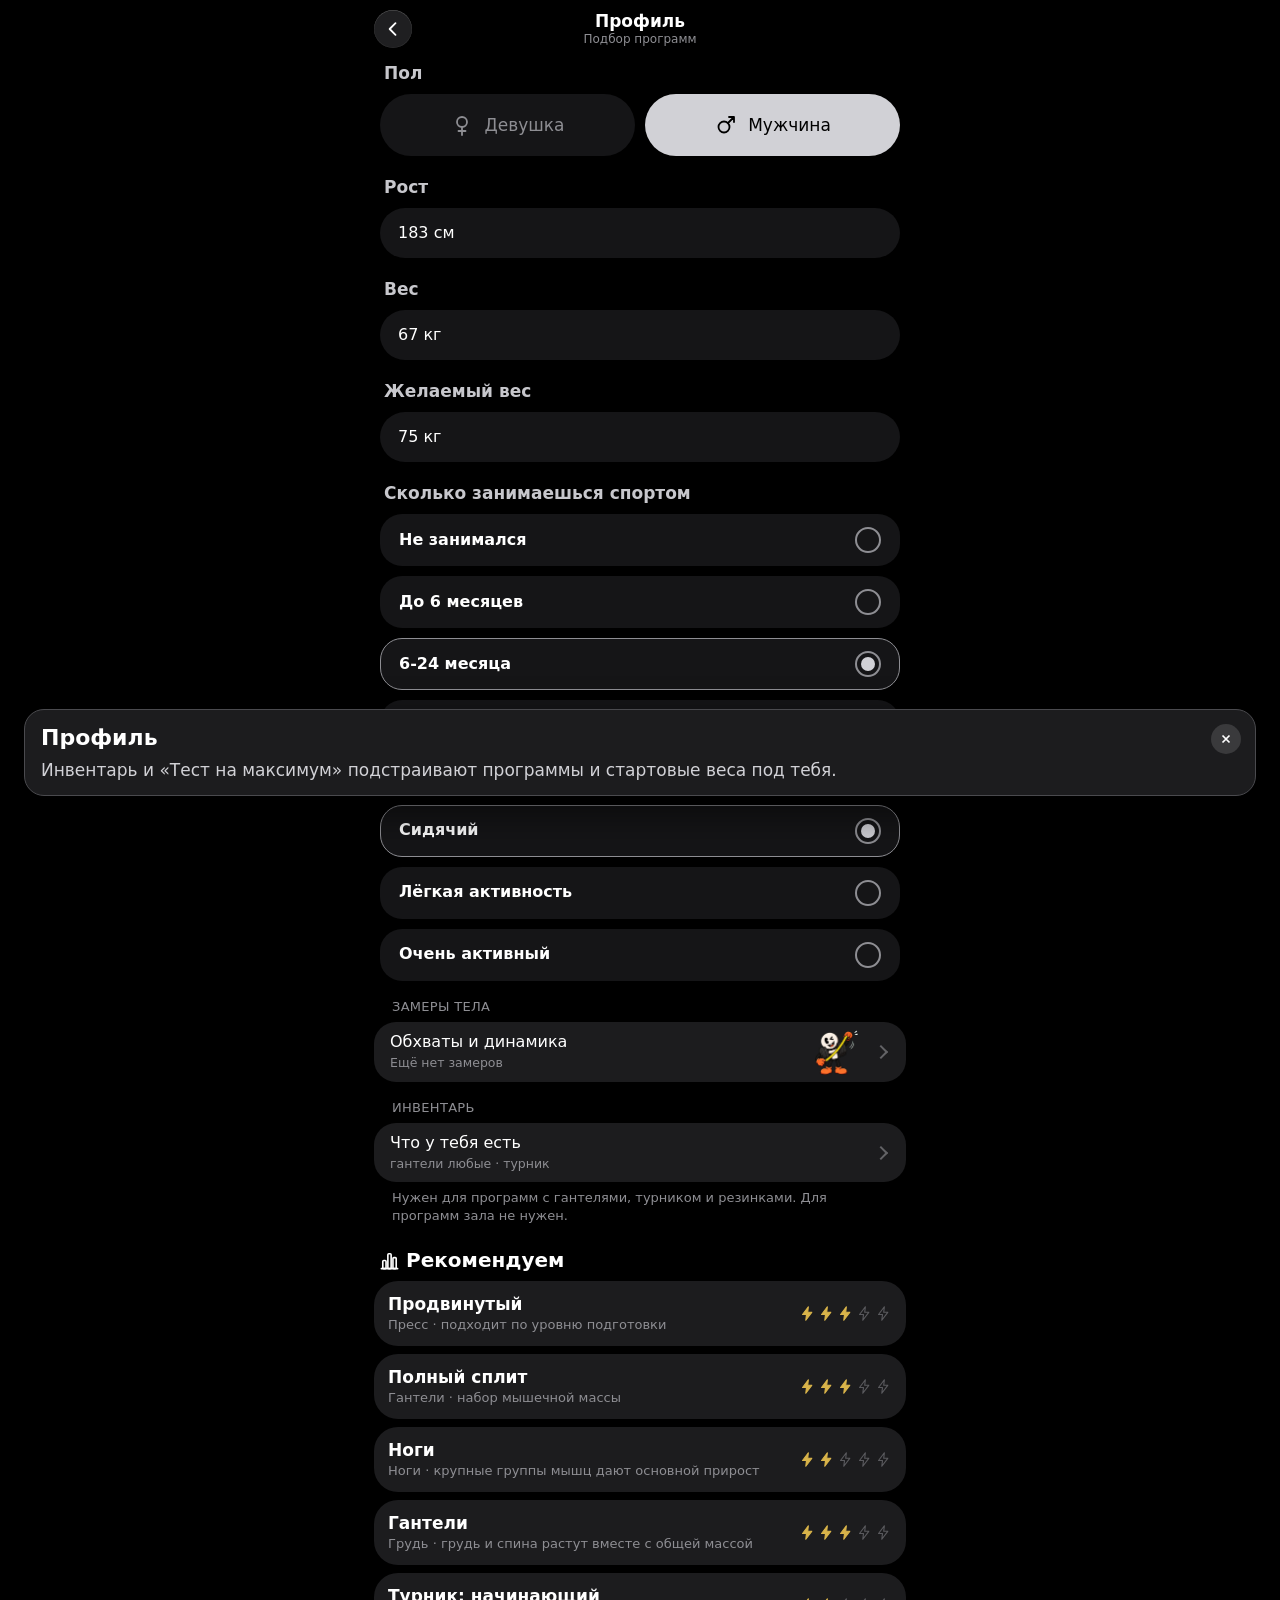
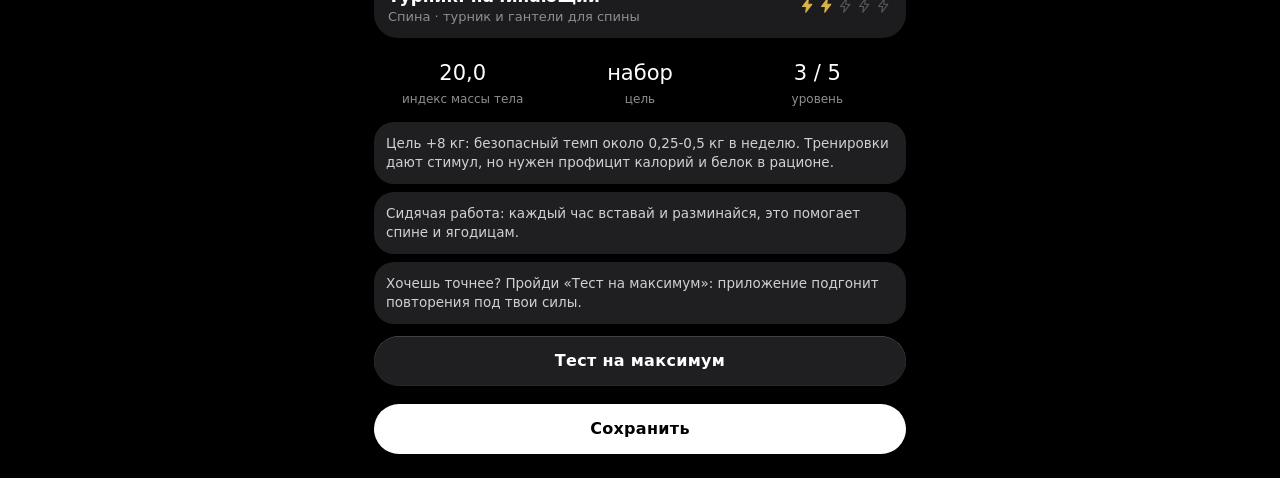
<file: index.html>
<!doctype html>
<html lang="ru">
<head>
<meta charset="utf-8">
<meta name="viewport" content="width=device-width, initial-scale=1, viewport-fit=cover, user-scalable=no">
<title>Тренер</title>
<meta name="theme-color" content="#000000">
<meta name="apple-mobile-web-app-capable" content="yes">
<meta name="mobile-web-app-capable" content="yes">
<meta name="apple-mobile-web-app-status-bar-style" content="black-translucent">
<meta name="apple-mobile-web-app-title" content="Тренер">
<link rel="manifest" href="manifest.webmanifest">
<link rel="apple-touch-icon" href="icons/180.png">
<link rel="icon" href="icons/192.png">
<link rel="stylesheet" href="style.css">
</head>
<body>
<div id="app"></div>
<div id="sheet" class="sheet" hidden></div>
<script src="i18n.js"></script>
<script src="data.js"></script>
<script src="articles.js"></script>
<script src="nutrition.js"></script>
<script src="body.js"></script>
<script src="meas.js"></script>
<script src="extra.js"></script>
<script src="ach.js"></script>
<script src="app.js"></script>
<script src="more.js"></script>
</body>
</html>
</file>
<file: style.css>
:root {
  --bg: #000; --fg: #fff; --dim: #8e8e93; --dim2: #5a5a5e; --card: #1c1c1e; --line: #2a2a2c;
  --sat: env(safe-area-inset-top, 0px); --sab: env(safe-area-inset-bottom, 0px);
}
* { box-sizing: border-box; -webkit-tap-highlight-color: transparent; }
html, body { margin: 0; height: 100%; background: var(--bg); color: var(--fg); overscroll-behavior: none; }
body { font: 16px/1.3 -apple-system, "SF Pro Text", system-ui, Roboto, sans-serif; -webkit-user-select: none; user-select: none; }
button { font: inherit; color: inherit; background: none; border: 0; padding: 0; cursor: pointer; }
#app { min-height: 100%; max-width: 560px; margin: 0 auto; position: relative; }
.screen { min-height: 100vh; min-height: 100dvh; padding-bottom: calc(var(--sab) + 24px); }

.bar { display: flex; align-items: center; justify-content: space-between; padding: calc(var(--sat) + 10px) 14px 8px; position: relative; z-index: 2; }
.bar h1 { font-size: 17px; font-weight: 600; margin: 0; text-align: center; flex: 1; }
.bar small { display: block; font-size: 12px; color: var(--dim); font-weight: 400; }
.rbtn { width: 38px; height: 38px; border-radius: 50%; background: rgba(60, 60, 62, .75); display: grid; place-items: center; flex: none; }
.rbtn svg { width: 20px; height: 20px; stroke: #fff; fill: none; stroke-width: 2.2; stroke-linecap: round; stroke-linejoin: round; }
.rbtn.ghost { visibility: hidden; }

.tabs { display: flex; gap: 8px; padding: 6px 14px 14px; overflow-x: auto; scrollbar-width: none; }
.tabs::-webkit-scrollbar { display: none; }
.tab { flex: 1 0 auto; padding: 10px 14px; white-space: nowrap; border-radius: 12px; background: var(--card); color: var(--dim); font-weight: 600; }
.tab.on { background: #fff; color: #000; }
.pcard { position: relative; display: block; width: calc(100% - 28px); margin: 0 14px 10px; height: 150px; border-radius: 16px; overflow: hidden; text-align: left; padding: 16px; background: linear-gradient(150deg, #3b3b3e 0%, #121213 70%); border: 1px solid var(--line); }
.pcard::before { content: ""; position: absolute; inset: 0; background: radial-gradient(circle at 85% 20%, rgba(255,255,255,.14), transparent 55%); }
.pcard b { position: relative; font-size: 22px; font-weight: 600; display: block; }
.pcard span { position: absolute; right: 14px; bottom: 12px; color: #d0d0d3; font-size: 14px; }
.pcard em { position: absolute; left: 16px; bottom: 12px; color: var(--dim); font-size: 13px; font-style: normal; }
.hint { color: var(--dim2); font-size: 13px; padding: 4px 18px 0; }

.nav { position: fixed; left: 0; right: 0; bottom: 0; display: flex; justify-content: center; background: rgba(0,0,0,.92); border-top: 1px solid var(--line); padding-bottom: var(--sab); z-index: 5; }
.nav > div { display: flex; width: 100%; max-width: 560px; }
.nav button { flex: 1; padding: 12px 0 10px; color: var(--dim); font-size: 12px; display: grid; justify-items: center; gap: 3px; }
.nav button.on { color: #fff; }
.nav svg { width: 24px; height: 24px; stroke: currentColor; fill: none; stroke-width: 1.9; stroke-linecap: round; stroke-linejoin: round; }
.has-nav { padding-bottom: calc(var(--sab) + 80px); }

.hero { position: relative; height: 262px; margin-top: calc(-1 * (var(--sat) + 58px)); padding-top: calc(var(--sat) + 58px); background: linear-gradient(160deg, #4a4a4d 0%, #1b1b1c 55%, #0a0a0a 100%); overflow: hidden; }
.hero::after { content: ""; position: absolute; inset: 0; background: radial-gradient(circle at 78% 30%, rgba(255,255,255,.16), transparent 50%), repeating-linear-gradient(115deg, rgba(255,255,255,.03) 0 2px, transparent 2px 16px); }
.hero .sub { position: absolute; left: 0; right: 0; top: 48%; text-align: center; font-size: 22px; font-weight: 300; color: #e5e5e7; z-index: 1; }
.hero .stats { position: absolute; left: 14px; right: 14px; bottom: 12px; display: flex; justify-content: space-between; font-size: 13px; color: #e5e5e7; z-index: 1; }
.start { display: block; width: 100%; background: #fff; color: #000; padding: 20px 0; font-size: 18px; letter-spacing: .3px; text-align: center; font-weight: 500; }
.days { display: flex; justify-content: center; align-items: center; gap: 22px; padding: 16px 0 6px; font-size: 20px; }
.days button { width: 36px; height: 36px; display: grid; place-items: center; }
.days svg { width: 20px; height: 20px; stroke: #fff; fill: none; stroke-width: 2.4; stroke-linecap: round; stroke-linejoin: round; }
.days button:disabled { opacity: .25; }
.days .done { font-size: 12px; color: var(--dim); display: block; text-align: center; }
.items { padding: 4px 16px 0; }
.it { display: flex; align-items: center; gap: 14px; padding: 9px 0; }
.it img { width: 48px; height: 48px; border-radius: 8px; object-fit: cover; background: #222; flex: none; }
.it .t { flex: 1; min-width: 0; }
.it .t div { font-size: 16px; }
.it .t small { color: var(--dim2); font-size: 14px; }
.it .kg { color: #fff; font-size: 16px; padding: 8px 4px 8px 12px; }

.wk { display: flex; flex-direction: column; min-height: 100vh; min-height: 100dvh; padding-bottom: calc(var(--sab) + 14px); }
.wk .name { text-align: center; font-size: 24px; font-weight: 500; padding: 4px 20px 0; min-height: 66px; display: grid; place-items: center; line-height: 1.15; }
.fig { position: relative; flex: 1; min-height: 190px; max-height: 42vh; margin: 6px 12px 0; border-radius: 14px; overflow: hidden; background: #0d0d0e; }
.fig img { position: absolute; inset: 0; width: 100%; height: 100%; object-fit: contain; opacity: 0; filter: contrast(1.05); }
.fig img.a { animation: fa 1.5s steps(1, end) infinite; }
.fig img.b { animation: fb 1.5s steps(1, end) infinite; }
@keyframes fa { 0%, 49.99% { opacity: 1 } 50%, 100% { opacity: 0 } }
@keyframes fb { 0%, 49.99% { opacity: 0 } 50%, 100% { opacity: 1 } }
.ringbox { position: relative; width: 210px; height: 210px; margin: -28px auto 0; flex: none; z-index: 1; }
.ringbox svg { width: 100%; height: 100%; transform: rotate(-90deg); }
.ringbox circle { fill: rgba(20,20,22,.72); stroke-width: 4; }
.ringbox .bg { stroke: rgba(255,255,255,.22); }
.ringbox .fgc { stroke: #fff; stroke-linecap: round; fill: none; transition: stroke-dashoffset .12s linear; }
.ringbox .num { position: absolute; inset: 0; display: grid; place-content: center; text-align: center; }
.ringbox .num b { font-size: 76px; font-weight: 200; line-height: 1; letter-spacing: -2px; font-variant-numeric: tabular-nums; }
.ringbox .num small { color: #c9c9cc; font-size: 15px; margin-top: 4px; }
.ringbox .pp { position: absolute; left: 50%; bottom: 26px; transform: translateX(-50%); width: 44px; height: 36px; display: grid; place-items: center; }
.ringbox .pp svg { width: 22px; height: 22px; transform: none; fill: #fff; }
.setline { text-align: center; color: #cfcfd2; font-size: 15px; min-height: 22px; padding-top: 10px; }
.wt { display: inline-flex; align-items: center; gap: 10px; margin-left: 8px; }
.wt button { width: 28px; height: 28px; border-radius: 50%; background: #2a2a2c; font-size: 18px; line-height: 1; }
.big { margin: 12px 16px 0; background: #fff; color: #000; border-radius: 14px; padding: 17px 0; font-size: 18px; font-weight: 600; text-align: center; letter-spacing: .3px; }
.big.sec { background: #2a2a2c; color: #fff; }
.row2 { display: flex; gap: 10px; margin: 12px 16px 0; }
.row2 .big { flex: 1; margin: 0; }
.next { text-align: center; color: var(--dim2); font-size: 13px; margin-top: 16px; }
.next b { display: block; font-weight: 400; color: #d0d0d3; font-size: 17px; margin-top: 2px; min-height: 22px; }
.dots { --d: 6px; display: flex; justify-content: center; align-items: center; gap: var(--d); margin: 12px auto 0; padding: 0 14px; box-sizing: border-box; max-width: 100%; }
.dots .dg { display: flex; flex-direction: column; gap: calc(var(--d) * .6); }
.dots i { width: var(--d); height: var(--d); border-radius: 50%; background: #444; flex: none; }
.dots i.done { background: #aaa; } .dots i.cur { background: #fff; }
.pulse .num b { animation: pl 1s ease-out; }
@keyframes pl { 0% { transform: scale(1.25) } 100% { transform: scale(1) } }

.sum { display: flex; justify-content: space-between; align-items: center; padding: 6px 20px 14px; }
.sum .c { text-align: center; } .sum b { font-size: 28px; font-weight: 300; display: block; } .sum small { color: var(--dim); font-size: 13px; }
.dh { background: #1f1f21; color: #cfcfd2; text-align: center; padding: 10px; font-size: 15px; }
.hrow { display: flex; align-items: center; justify-content: space-between; padding: 14px 18px; border-bottom: 1px solid var(--line); }
.hrow .l div { font-size: 17px; } .hrow .l small { color: var(--dim); font-size: 14px; }
.hrow .r { text-align: right; color: #d0d0d3; font-size: 14px; line-height: 1.7; }
.empty { text-align: center; color: var(--dim2); padding: 60px 30px; }
.link { color: #fff; text-decoration: underline; padding: 14px 18px; display: inline-block; }

.fin { display: grid; place-content: center; text-align: center; min-height: 100vh; padding: 30px; gap: 8px; }
.fin h2 { font-size: 30px; font-weight: 300; margin: 0 0 14px; }
.fin .g { display: flex; justify-content: center; gap: 28px; margin-bottom: 22px; } .fin .g div b { display: block; font-size: 30px; font-weight: 300; } .fin .g small { color: var(--dim); }
.sheet { position: fixed; inset: 0; background: rgba(0,0,0,.6); z-index: 20; display: flex; align-items: flex-end; justify-content: center; }
.sheet[hidden] { display: none; }
.sheet .in { background: #1c1c1e; width: 100%; max-width: 560px; border-radius: 18px 18px 0 0; padding: 18px 18px calc(var(--sab) + 18px); }
.sheet h3 { margin: 0 0 12px; font-size: 18px; font-weight: 600; }
.sheet .opt { display: flex; justify-content: space-between; align-items: center; padding: 12px 0; border-bottom: 1px solid #2c2c2e; gap: 12px; }
.sheet .opt small { color: var(--dim); display: block; font-size: 12px; }
.seg { display: flex; background: #2c2c2e; border-radius: 9px; padding: 2px; } .seg button { padding: 6px 12px; border-radius: 7px; font-size: 14px; color: var(--dim); } .seg button.on { background: #fff; color: #000; }
.sheet input[type=range] { width: 130px; }
.sheet .big { margin: 16px 0 0; }

@media (max-height: 720px) {
  .ringbox { width: 168px; height: 168px; margin-top: -20px; }
  .ringbox .num b { font-size: 58px; }
  .ringbox .pp { bottom: 14px; }
  .fig { min-height: 120px; }
  .wk .name { font-size: 21px; min-height: 52px; }
  .big { padding: 14px 0; }
}
.sheet textarea, .sheet input[type=number] { width: 100%; background: #2c2c2e; color: #fff; border: 0; border-radius: 10px; padding: 10px; font: 13px/1.4 ui-monospace, monospace; -webkit-user-select: text; user-select: text; }
.sheet input[type=number] { width: 110px; font: 17px system-ui; text-align: right; }

.fig.gif { background: #000; }
.fig.gif img { opacity: 1; animation: none; object-fit: contain; filter: invert(1) hue-rotate(180deg) contrast(1.08); image-rendering: auto; }
.it img { background: #000; }
.it img[src^="gif/"] { filter: invert(1) hue-rotate(180deg) contrast(1.08); }
.days .dl { text-align: center; min-width: 190px; }
.days .done { max-width: 230px; margin: 2px auto 0; }
.sheet .big { display: block; width: 100%; }

.ic { display: inline-block; width: 1.15em; height: 1.15em; vertical-align: -0.22em; margin-right: 5px; }
.ic svg { width: 100%; height: 100%; stroke: currentColor; fill: none; stroke-width: 1.7; stroke-linecap: round; stroke-linejoin: round; display: block; }
.empty.small { padding: 22px 30px; }
.cal { margin: 4px 14px 0; background: var(--card); border-radius: 16px; padding: 12px 10px 10px; }
.calh { display: flex; align-items: center; justify-content: space-between; padding: 0 4px 8px; font-size: 17px; }
.calh button { width: 36px; height: 36px; display: grid; place-items: center; color: #fff; }
.calh svg { width: 22px; height: 22px; stroke: currentColor; fill: none; stroke-width: 2; stroke-linecap: round; stroke-linejoin: round; }
.cw, .cg { display: grid; grid-template-columns: repeat(7, 1fr); }
.cw span { text-align: center; font-size: 11px; color: var(--dim); padding-bottom: 4px; }
.cd { position: relative; aspect-ratio: 1; display: grid; place-items: center; color: #fff; font-size: 14px; border-radius: 50%; margin: 1px; }
.cd .ring { position: absolute; inset: 0; width: 100%; height: 100%; }
.cd span { position: relative; }
.cd.today span { font-weight: 700; text-decoration: underline; text-underline-offset: 3px; }
.cd.sel { background: #2c2c2e; }
.cd b, .cb { position: absolute; right: -1px; top: -1px; min-width: 15px; height: 15px; border-radius: 8px; background: #fff; color: #000; font-size: 10px; line-height: 15px; text-align: center; font-weight: 700; }
.cb { position: static; display: inline-block; margin-right: 4px; }
.cleg { display: flex; flex-wrap: wrap; gap: 4px 14px; padding: 8px 6px 0; font-size: 12px; color: var(--dim); }
.dot { display: inline-block; width: 9px; height: 9px; border-radius: 50%; margin-right: 7px; }
.sh { padding: 22px 18px 8px; font-size: 20px; font-weight: 600; }
.seg.wide { display: flex; margin: 0 14px; background: var(--card); border-radius: 10px; padding: 2px; }
.seg.wide button { flex: 1; padding: 8px 0; font-size: 13px; color: var(--dim); border-radius: 8px; }
.seg.wide button.on { background: #3a3a3c; color: #fff; }
.tiles { display: grid; grid-template-columns: 1fr 1fr; gap: 10px; margin: 12px 14px 0; }
.tile { background: var(--card); border-radius: 14px; padding: 14px; }
.tile .ic { width: 22px; height: 22px; color: var(--dim); margin: 0 0 6px; display: block; }
.tile b { font-size: 24px; font-weight: 300; display: block; }
.tile small { color: var(--dim); font-size: 13px; }
.ch { margin: 12px 14px 0; background: var(--card); border-radius: 14px; padding: 12px 10px 10px; }
.ch h3 { margin: 0 4px 6px; font-size: 15px; font-weight: 500; }
.chart svg { width: 100%; height: auto; display: block; touch-action: pan-y; }
.chart .gl { stroke: #2c2c2e; stroke-width: 1; } .chart .gl.base { stroke: #48484a; }
.chart .ax { fill: #8e8e93; font-size: 10px; }
.chart .bar { transition: opacity .15s; } .chart .bar.dim { opacity: .35; }
.chart .hit { fill: transparent; cursor: pointer; }
.chart .cap { min-height: 18px; padding: 4px 4px 0; font-size: 12.5px; color: #d0d0d3; }

.fig .chip { position: absolute; left: 10px; top: 10px; background: #fff; color: #000; font-size: 12px; font-weight: 600; padding: 4px 10px; border-radius: 12px; z-index: 1; }
.ringrow { display: flex; align-items: center; justify-content: center; gap: 12px; margin-top: -28px; position: relative; z-index: 1; flex: none; }
.ringrow .ringbox { margin: 0; }
.adj { width: 52px; height: 52px; border-radius: 50%; background: #2a2a2c; color: #fff; font-size: 30px; font-weight: 300; line-height: 1; display: grid; place-content: center; text-align: center; margin-top: 28px; }
.adj small { display: block; font-size: 10px; color: var(--dim); line-height: 1; margin-top: -2px; }
.adj:active { background: #444; }
.hint .ic { color: var(--dim); }
@media (max-height: 720px) { .ringrow { margin-top: -20px; } .adj { width: 46px; height: 46px; margin-top: 20px; } }
.tipbtn { position: absolute; right: 10px; top: 10px; width: 38px; height: 38px; border-radius: 50%; background: rgba(60,60,62,.75); display: grid; place-items: center; z-index: 1; }
.tipbtn svg { width: 22px; height: 22px; stroke: #fff; fill: none; stroke-width: 2; stroke-linecap: round; }
.adj.off { visibility: hidden; }
.tiptext { font-size: 16px; line-height: 1.4; color: #e5e5e7; }

.tabs { gap: 6px; } .tab { font-size: 14px; padding: 10px 14px; }
.pcard::before { pointer-events: none; }
.pmain { position: absolute; inset: 0; width: 100%; text-align: left; padding: 16px; }
.pmain b { position: relative; font-size: 22px; font-weight: 600; display: block; }
.bolts { display: inline-flex; gap: 2px; }
.pmain .bolts { position: absolute; left: 16px; top: 52px; }
.bolts .ic { width: 17px; height: 17px; margin: 0; }
.bolts .ic svg { stroke: #5a5a5e; stroke-width: 1.6; }
.bolts .ic.on svg { fill: #e5e5ea; stroke: #e5e5ea; }
.phelp { position: absolute; top: 10px; right: 10px; width: 34px; height: 34px; border-radius: 50%; background: rgba(60,60,62,.75); display: grid; place-items: center; z-index: 3; }
.phelp svg { width: 20px; height: 20px; stroke: #fff; fill: none; stroke-width: 2; stroke-linecap: round; stroke-linejoin: round; }
.preq { display: none; position: absolute; inset: 0; z-index: 2; background: rgba(16,16,18,.97); padding: 14px 54px 12px 16px; font-size: 13px; line-height: 1.35; color: #e0e0e3; overflow: auto; }
.preq b { display: block; margin-bottom: 5px; font-size: 14px; color: #fff; }
.pcard.open .preq { display: block; }
.pcard.stub .pmain { opacity: .6; }
.forme { position: absolute; top: 15px; right: 94px; background: #fff; color: #000; font-style: normal; font-size: 11px; font-weight: 700; padding: 3px 9px; border-radius: 10px; z-index: 1; }
.recobar { display: grid; grid-template-columns: 1fr auto; align-items: center; column-gap: 8px; width: calc(100% - 28px); margin: 0 14px 10px; padding: 11px 14px; background: var(--card); border-radius: 14px; text-align: left; }
.recobar span { font-weight: 600; } .recobar small { grid-column: 1; color: var(--dim); font-size: 13px; }
.recobar svg { grid-row: 1 / span 2; grid-column: 2; width: 18px; height: 18px; stroke: var(--dim); fill: none; stroke-width: 2; stroke-linecap: round; stroke-linejoin: round; }

.form { padding: 0 14px; }
.form .lab { color: var(--dim); font-size: 13px; padding: 14px 4px 6px; }
.form .seg.wide { margin: 0; display: grid; grid-template-columns: repeat(auto-fit, minmax(110px, 1fr)); }
.form .seg.wide button { font-size: 13px; padding: 9px 4px; }
.form .opt { display: flex; justify-content: space-between; align-items: center; padding: 12px 4px; border-bottom: 1px solid #2c2c2e; }
.nin { display: flex; align-items: center; color: var(--dim); gap: 6px; }
.nin input { width: 92px; background: #2c2c2e; color: #fff; border: 0; border-radius: 10px; padding: 8px 10px; font: 17px system-ui; text-align: right; -webkit-user-select: text; user-select: text; }
.recs { padding: 0 14px; }
.rrow { display: flex; justify-content: space-between; align-items: center; gap: 10px; width: 100%; padding: 12px 14px; margin-bottom: 8px; background: var(--card); border-radius: 14px; text-align: left; }
.rrow b { display: block; font-size: 17px; font-weight: 600; } .rrow small { color: var(--dim); font-size: 13px; display: block; margin-top: 2px; }
.stat3 { display: grid; grid-template-columns: repeat(3, 1fr); text-align: center; padding: 14px 14px 6px; }
.stat3 b { display: block; font-size: 21px; font-weight: 300; } .stat3 small { color: var(--dim); font-size: 12px; }
.note { margin: 8px 14px 0; padding: 12px; background: #1f1f21; border-radius: 12px; color: #d0d0d3; font-size: 13.5px; line-height: 1.4; }
.pcard .bolts { position: absolute; left: 16px; top: 52px; right: auto; bottom: auto; }
.pcard .bolts .ic { position: static; display: inline-block; right: auto; bottom: auto; }
.preq { background: #121214; }
#psave { display: block; width: calc(100% - 28px); margin: 18px 14px 0; }
.pmain { display: block; }
.pmain { display: flex; flex-direction: column; justify-content: flex-start; align-items: flex-start; }
.vopt { align-items: flex-start; flex-wrap: wrap; }
#vsel { background: #2c2c2e; color: #fff; border: 0; border-radius: 10px; padding: 8px 10px; font-size: 15px; max-width: 170px; }
.tin { width: 96px; background: #2c2c2e; color: #fff; border: 0; border-radius: 10px; padding: 8px 10px; font: 17px system-ui; text-align: right; -webkit-user-select: text; user-select: text; }

.glab { color: var(--dim); font-size: 13px; text-transform: uppercase; letter-spacing: .3px; padding: 18px 32px 7px; }
.gfoot { color: var(--dim); font-size: 13px; line-height: 1.38; padding: 7px 32px 0; }
.grp { margin: 0 14px; background: #1c1c1e; border-radius: 12px; overflow: hidden; }
.grp .opt, .sheet .grp .opt, .form .grp .opt { display: flex; justify-content: space-between; align-items: center; gap: 12px; width: 100%; min-height: 46px; padding: 10px 16px; border: 0; border-bottom: .5px solid #38383a; text-align: left; color: #fff; font-size: 16px; background: none; box-sizing: border-box; }
.grp .opt:last-child { border-bottom: 0; }
.grp .opt small { display: block; color: var(--dim); font-size: 12.5px; margin-top: 2px; }
.grp .segrow { padding: 8px 10px; }
.grp .seg.wide { margin: 0; }
.grp .pick.on::after { content: ''; width: 7px; height: 13px; border: solid #ffffff; border-width: 0 2.5px 2.5px 0; transform: rotate(45deg); margin-right: 6px; }
.grp select { background: none; color: #ffffff; border: 0; font-size: 16px; max-width: 58%; text-align: right; text-align-last: right; -webkit-appearance: none; appearance: none; }
.grp .nin input, .grp .tin { background: none; color: #ffffff; padding: 4px 0; }
.sw { position: relative; flex: none; width: 51px; height: 31px; border-radius: 16px; background: rgba(120,120,128,.36); transition: background .2s; }
.sw::after { content: ''; position: absolute; top: 2px; left: 2px; width: 27px; height: 27px; border-radius: 50%; background: #fff; box-shadow: 0 3px 8px rgba(0,0,0,.28), 0 1px 1px rgba(0,0,0,.16); transition: transform .22s cubic-bezier(.3,.9,.3,1); }
.sw.on { background: #ff6b3d; } .sw.on::after { transform: translateX(20px); }
.sheet .in { max-height: 90vh; overflow-y: auto; -webkit-overflow-scrolling: touch; }
.sheet .grp { margin: 0; }
.sheet .glab, .sheet .gfoot { padding-left: 16px; padding-right: 16px; }
.sheet .in { background: rgba(28,28,30,.82); -webkit-backdrop-filter: blur(28px) saturate(180%); backdrop-filter: blur(28px) saturate(180%); border-top: .5px solid rgba(255,255,255,.14); }
.sheet { background: rgba(0,0,0,.42); }
.rbtn, .adj, .big.sec, .tab:not(.on), .seg, .wt button { background: rgba(120,120,128,.26); -webkit-backdrop-filter: blur(18px) saturate(170%); backdrop-filter: blur(18px) saturate(170%); box-shadow: inset 0 .5px 0 rgba(255,255,255,.22), inset 0 0 0 .5px rgba(255,255,255,.08); }
.seg.wide { background: rgba(120,120,128,.24); }
.seg button.on, .seg.wide button.on { background: #636366; color: #fff; box-shadow: 0 2px 6px rgba(0,0,0,.3); }
.grp .seg { background: rgba(120,120,128,.24); }
.nav { background: rgba(22,22,24,.62); -webkit-backdrop-filter: blur(24px) saturate(180%); backdrop-filter: blur(24px) saturate(180%); border-top: .5px solid rgba(255,255,255,.12); }
.big { border-radius: 16px; }

.big { border-radius: 999px; }
.tab { border-radius: 999px; }
.pcard, .recobar, .rrow, .tile, .ch, .cal { border-radius: 24px; }
.grp { border-radius: 22px; }
.note { border-radius: 20px; }
.fig { border-radius: 26px; }
.fig .chip, .forme { border-radius: 999px; }
.it img { border-radius: 14px; }
.sheet .in { border-radius: 30px 30px 0 0; }
.seg, .seg.wide { border-radius: 14px; } .seg button, .seg.wide button { border-radius: 11px; }
.nin input, .tin, #vsel, .sheet textarea, .sheet input[type=number] { border-radius: 14px; }
.cd b, .cb { border-radius: 12px; }
.nav { border-radius: 26px 26px 0 0; }

.sw { width: 44px; height: 16px; border-radius: 999px; }
.sw::after { top: -3px; left: -1px; width: 22px; height: 22px; box-shadow: 0 2px 6px rgba(0,0,0,.35); }
.sw.on::after { transform: translateX(23px); }

.sw::after { top: 2px; left: 2px; width: 20px; height: 12px; border-radius: 999px; box-shadow: 0 1px 2px rgba(0,0,0,.3); }
.sw.on::after { transform: translateX(20px); }

.eq { background: #1c1c1e; border-radius: 24px; padding: 12px; margin: 12px 0 0; }
.eq .pic { background: #0d0d0e; border-radius: 18px; height: 150px; overflow: hidden; }
.eq .pic img { width: 100%; height: 100%; object-fit: cover; object-position: 50% 15%; filter: grayscale(1); display: block; }
.eqh { display: flex; justify-content: space-between; align-items: center; gap: 10px; padding: 12px 4px 2px; font-size: 17px; font-weight: 600; }
.eqh small, .eq small.dim { display: block; color: var(--dim); font-size: 13px; font-weight: 400; margin-top: 2px; }
.eq small.dim { margin: 10px 4px 0; line-height: 1.35; }
.eq .seg.wide { display: flex; }
.chips { display: flex; flex-wrap: wrap; gap: 8px; margin: 12px 0 0; }
.chp { background: rgba(120,120,128,.3); color: #fff; border-radius: 999px; padding: 8px 8px 8px 14px; font-size: 15px; display: inline-flex; align-items: center; gap: 8px; }
.chp i { font-style: normal; width: 20px; height: 20px; border-radius: 50%; background: rgba(255,255,255,.18); display: grid; place-items: center; font-size: 14px; line-height: 1; }
.addrow { display: flex; gap: 8px; margin-top: 12px; }
.addrow input { flex: 1; min-width: 0; background: #2c2c2e; color: #fff; border: 0; border-radius: 999px; padding: 11px 16px; font: 16px system-ui; -webkit-user-select: text; user-select: text; }
.addbtn { background: #fff; color: #000; border-radius: 999px; padding: 0 18px; font-weight: 600; font-size: 15px; }
.chev::after { content: ''; width: 8px; height: 8px; border: solid #636366; border-width: 2px 2px 0 0; transform: rotate(45deg); flex: none; margin-right: 4px; }
.grp .opt small { font-size: 12.5px; }

.pfav { position: absolute; top: 10px; right: 50px; width: 34px; height: 34px; border-radius: 50%; background: rgba(60,60,62,.75); display: grid; place-items: center; z-index: 3; }
.pfav svg { width: 20px; height: 20px; stroke: #fff; fill: none; stroke-width: 2; stroke-linejoin: round; }
.pfav.on svg, .favh svg.on { fill: #e5e5ea; stroke: #e5e5ea; }
.favh { display: flex; align-items: center; gap: 8px; padding-top: 12px; padding-bottom: 8px; font-size: 17px; }
.favh svg { width: 20px; height: 20px; }
.favh.dim { color: var(--dim); }

.pph { position: absolute; left: 0; top: 0; bottom: 0; width: 70%; height: 100%; object-fit: cover; filter: grayscale(1) brightness(.5); -webkit-mask-image: linear-gradient(to right, #000 30%, transparent 98%); mask-image: linear-gradient(to right, #000 30%, transparent 98%); pointer-events: none; z-index: 0; }
.pcard::before { z-index: 0; }
.pcard .pmain { z-index: 1; }
.pcard.stub .pph { opacity: .5; }

.acard { position: relative; display: block; width: calc(100% - 28px); margin: 0 14px 12px; border-radius: 24px; overflow: hidden; text-align: left; background: var(--card); border: 1px solid var(--line); }
.acard img { display: block; width: 100%; height: 150px; object-fit: cover; filter: grayscale(1) brightness(.85); }
.acard b { display: block; padding: 12px 16px 2px; font-size: 18px; font-weight: 600; line-height: 1.2; }
.acard small { display: block; padding: 0 16px 14px; color: var(--dim); font-size: 14px; }
.atag { position: absolute; top: 12px; left: 12px; background: rgba(0,0,0,.6); -webkit-backdrop-filter: blur(10px); backdrop-filter: blur(10px); color: #fff; font-size: 12px; font-weight: 600; padding: 4px 10px; border-radius: 999px; }
.ahero { display: block; width: calc(100% - 28px); margin: 0 14px; height: 190px; object-fit: cover; border-radius: 24px; filter: grayscale(1) brightness(.88); }
.art { padding: 16px 20px 24px; line-height: 1.5; }
.art h2 { font-size: 24px; line-height: 1.2; margin: 0 0 12px; }
.art h3 { font-size: 18px; margin: 20px 0 6px; }
.art p { margin: 0 0 10px; color: #e2e2e5; }
.art ul { margin: 0 0 10px; padding-left: 20px; color: #e2e2e5; }
.art li { margin-bottom: 6px; }
.pcard .pmain b, .pcard em, .pcard span { text-shadow: 0 1px 8px rgba(0,0,0,.85); }
.pcard em, .pcard span { color: #e4e4e7; }

.cw, .cg { grid-template-columns: repeat(7, minmax(0, 1fr)); }
.cg > i { display: block; aspect-ratio: 1; } .cg2 > i { aspect-ratio: auto; }
.cd { width: calc(100% - 2px); min-width: 0; justify-self: center; padding: 0; }
.cw span { min-width: 0; }

.wk .fig, .wk .fig.gif { background: transparent; border-radius: 0; margin: 0 8px; }
.wk .ringbox circle { fill: transparent; stroke-width: 2; }
.wk .ringbox .bg { stroke: rgba(255,255,255,.28); }
.wk .ringbox .fgc { stroke-width: 2.5; }
.wk .ringbox .num b { font-weight: 100; letter-spacing: -3px; }
.wk .ringbox .num small { font-weight: 200; color: #d8d8dc; font-size: 20px; }
.wk .ringbox .pp { background: none; }
.wk .ringbox .pp svg { width: 20px; height: 20px; opacity: .85; }
.wk .adj { background: transparent; -webkit-backdrop-filter: none; backdrop-filter: none; box-shadow: none; border: 0; width: 64px; height: 64px; font-size: 52px; font-weight: 100; color: #fff; }
.wk .adj small { display: none; }
.wk .name { font-weight: 300; font-size: 26px; }
.wk .setline { font-weight: 300; }
.wk .next { font-weight: 300; }
.wk .next b { font-weight: 300; }
.wk .big.sec { background: transparent; -webkit-backdrop-filter: none; backdrop-filter: none; box-shadow: none; border: 1px solid rgba(255,255,255,.35); }
.wk .big { font-weight: 500; letter-spacing: .6px; }

.wk { position: relative; overflow: hidden; }
.wk .bar, .wk .name { position: relative; z-index: 2; }
.wk .fig, .wk .fig.gif { position: absolute; left: 0; right: 0; --fh: min(135vw, 74dvh); top: calc(48% - var(--fh) * .5); width: 100%; height: var(--fh); max-height: none; min-height: 0; margin: 0; flex: none; z-index: 0; pointer-events: none; }
.wk .fig .tipbtn, .wk .fig .chip { pointer-events: auto; }
.wk .tipbtn { position: fixed; top: 118px; right: 16px; z-index: 3; }
.wk .fig .chip { position: fixed; top: 128px; left: 16px; z-index: 3; }
.wk .low { position: relative; z-index: 1; margin-top: auto; display: flex; flex-direction: column; }
.wk .setline { min-height: 46px; }
.wk .btnslot { min-height: 64px; }
.wk .btnslot .big { margin-top: 12px; }
.wk .btnslot { display: flex; flex-direction: column; justify-content: flex-start; }
.wk .btnslot .big { align-self: stretch; }

.wk .ringbox { width: 172px; height: 172px; }
.wk .ringbox .num b { font-size: 62px; }
.wk .ringbox .num small { font-size: 17px; }
.wk .ringrow { margin-top: 0; gap: 8px; }
.wk .adj { width: 56px; height: 56px; font-size: 44px; margin-top: 0; }
.wk .setline { min-height: 40px; font-size: 14px; padding-top: 8px; }
.wk .btnslot { min-height: 56px; }
.wk .btnslot .big { margin-top: 8px; padding: 14px 0; font-size: 17px; }
.wk .next { margin-top: 10px; font-size: 12px; }
.wk .next b { font-size: 15px; min-height: 20px; }
.wk .fig, .wk .fig.gif { top: calc(45% - var(--fh) * .5); }

.sw { height: 24px; }
.sw::after { top: 3px; left: 2px; width: 20px; height: 18px; }
.sw.on::after { transform: translateX(20px); }
.sw::before { content: ''; position: absolute; inset: -10px -6px; }
.rbtn#mic { margin-right: 6px; }
.rbtn#mic svg { fill: none; stroke: currentColor; stroke-width: 2; stroke-linecap: round; }
.rbtn#mic.on { background: #ff6b3d; color: #fff; }

.fdays { display: flex; align-items: center; justify-content: center; gap: 18px; padding: 2px 14px 10px; }
.fdays b { min-width: 120px; text-align: center; font-size: 16px; font-weight: 600; }
.fdays button { width: 34px; height: 34px; border-radius: 50%; background: rgba(120,120,128,.26); display: grid; place-items: center; }
.fdays button svg { width: 18px; height: 18px; stroke: #fff; fill: none; stroke-width: 2.4; stroke-linecap: round; stroke-linejoin: round; }
.fdays .nx svg { transform: scaleX(-1); }
.fcard { display: flex; align-items: center; gap: 16px; margin: 0 14px; padding: 16px; background: var(--card); border-radius: 24px; }
.fring { position: relative; width: 124px; height: 124px; flex: none; }
.fring svg { width: 100%; height: 100%; display: block; }
.fring circle { fill: none; stroke-width: 11; }
.fring .bg { stroke: #2c2c2e; }
.fring .fg { stroke: #ffffff; stroke-linecap: round; transition: stroke-dasharray .4s; }
.fring .fg.over { stroke: #ff6b3d; }
.fring > div { position: absolute; inset: 0; display: grid; place-content: center; text-align: center; }
.fring b { font-size: 26px; font-weight: 600; line-height: 1; }
.fring small { color: var(--dim); font-size: 12px; margin-top: 3px; }
.fmac { flex: 1; min-width: 0; display: grid; gap: 9px; }
.mb > div { display: flex; justify-content: space-between; font-size: 12.5px; color: var(--dim); margin-bottom: 4px; }
.mb b { color: #fff; font-weight: 500; }
.mb i { display: block; height: 6px; border-radius: 3px; background: #2c2c2e; overflow: hidden; }
.mb u { display: block; height: 100%; border-radius: 3px; }
.ft { color: var(--dim); font-size: 12px; }
.mtiles { display: grid; grid-template-columns: 1fr 1fr; gap: 10px; padding: 12px 14px 0; }
.mt { position: relative; background: var(--card); border-radius: 20px; padding: 14px; display: grid; gap: 2px; }
.mt b { font-size: 16px; font-weight: 600; margin-top: 8px; }
.mt small { color: var(--dim); font-size: 13px; }
.mi { width: 38px; height: 38px; border-radius: 12px; background: rgba(255,107,61,.16); color: #ff6b3d; display: grid; place-items: center; flex: none; }
.mi svg { width: 22px; height: 22px; stroke: currentColor; fill: none; stroke-width: 1.9; stroke-linecap: round; stroke-linejoin: round; }
.mi.sm { width: 34px; height: 34px; border-radius: 11px; } .mi.sm svg { width: 19px; height: 19px; }
.mp { position: absolute; top: 12px; right: 12px; width: 34px; height: 34px; border-radius: 50%; background: #fff; color: #000; display: grid; place-items: center; }
.mp svg { width: 18px; height: 18px; stroke: #000; fill: none; stroke-width: 2.6; stroke-linecap: round; }
.shi { width: 20px; height: 20px; stroke: currentColor; fill: none; stroke-width: 2; vertical-align: -3px; margin-right: 8px; stroke-linecap: round; stroke-linejoin: round; }
.flog { margin: 0 14px; background: var(--card); border-radius: 22px; overflow: hidden; }
.fe { display: flex; align-items: center; gap: 12px; width: 100%; padding: 11px 14px; text-align: left; border-bottom: .5px solid var(--line); }
.fe:last-child { border-bottom: 0; }
.fe > div { flex: 1; min-width: 0; }
.fe b { display: block; font-size: 15px; font-weight: 500; white-space: nowrap; overflow: hidden; text-overflow: ellipsis; }
.fe small { color: var(--dim); font-size: 12px; }
.fe em { font-style: normal; font-size: 17px; font-weight: 600; text-align: right; }
.fe em small { display: block; font-weight: 400; }
.wb { margin: 0 14px; padding: 14px 14px 10px; background: var(--card); border-radius: 22px; }
.wbars { position: relative; display: flex; align-items: flex-end; gap: 8px; height: 110px; }
.wc { flex: 1; height: 100%; display: flex; flex-direction: column; justify-content: flex-end; align-items: center; gap: 6px; }
.wc i { width: 100%; border-radius: 6px 6px 3px 3px; background: #48484a; }
.wc.on i { background: #ffffff; } .wc i.over, .wc.on i.over { background: #ff6b3d; }
.wc span { font-size: 11px; color: var(--dim); height: 14px; }
.wc.on span { color: #fff; }
.fsearch { position: relative; margin: 4px 14px 10px; }
.fsearch svg { position: absolute; left: 12px; top: 50%; transform: translateY(-50%); width: 18px; height: 18px; stroke: var(--dim); fill: none; stroke-width: 2.2; stroke-linecap: round; }
.fsearch input { width: 100%; background: rgba(120,120,128,.24); border: 0; border-radius: 14px; padding: 11px 12px 11px 38px; color: #fff; font: 16px system-ui; -webkit-user-select: text; user-select: text; outline: 0; }
.ftabs button { font-size: 12.5px; }
.fbtns { display: flex; gap: 8px; padding: 10px 14px 4px; }
.fbtns button { flex: 1; padding: 10px 6px; border-radius: 14px; background: rgba(120,120,128,.24); font-size: 13.5px; font-weight: 500; }
.flist { margin: 8px 14px 0; background: var(--card); border-radius: 22px; overflow: hidden; }
.flist:empty { display: none; }
.fi { display: flex; align-items: center; border-bottom: .5px solid var(--line); }
.fi:last-child { border-bottom: 0; }
.fim { flex: 1; min-width: 0; text-align: left; padding: 11px 6px 11px 14px; }
.fim b { display: block; font-size: 15px; font-weight: 500; }
.fim small { display: block; color: var(--dim); font-size: 12px; margin-top: 2px; }
.fip { width: 40px; height: 40px; margin-right: 10px; border-radius: 50%; background: rgba(120,120,128,.26); display: grid; place-items: center; flex: none; }
.fip svg { width: 18px; height: 18px; stroke: #fff; fill: none; stroke-width: 2.6; stroke-linecap: round; }
.rbtn.dn { width: auto; border-radius: 19px; padding: 0 14px; font-size: 14px; font-weight: 600; }
.pbig { text-align: center; padding: 10px 0 4px; }
.pbig b { font-size: 46px; font-weight: 300; } .pbig small { color: var(--dim); margin-left: 6px; } .pbig div { color: var(--dim); font-size: 13px; margin-top: 2px; }
.usel { background: #2c2c2e; color: #fff; border: 0; border-radius: 12px; padding: 9px 10px; font: 16px system-ui; max-width: 60%; }
.fav2 { float: right; width: 30px; height: 30px; color: var(--dim); } .fav2.on { color: #e5e5ea; }
.fav2 svg { width: 24px; height: 24px; stroke: currentColor; fill: none; stroke-width: 1.9; } .fav2.on svg { fill: currentColor; }
.dateinp { width: 100%; background: #2c2c2e; color: #fff; border: 0; border-radius: 12px; padding: 10px; font: 17px system-ui; }
.tin.wide { width: 100%; text-align: left; }
.segrow { display: flex; gap: 8px; }
.toast { position: fixed; left: 50%; bottom: calc(var(--sab) + 84px); transform: translateX(-50%); z-index: 40; background: rgba(255,255,255,.95); color: #000; padding: 10px 18px; border-radius: 16px; text-align: center; transition: opacity .4s, transform .4s; box-shadow: 0 6px 20px rgba(0,0,0,.4); }
.toast b { font-weight: 600; display: block; } .toast small { font-size: 12px; }
.toast.hide { opacity: 0; transform: translate(-50%, 10px); }
.nav button { font-size: 11px; }

.wz { padding: calc(var(--sat) + 22px) 20px calc(var(--sab) + 130px); }
.wsteps { display: flex; align-items: center; margin-bottom: 26px; }
.wsd { width: 34px; height: 34px; border-radius: 50%; background: #1a1a1c; display: grid; place-items: center; flex: none; color: #5a5a5e; transition: all .25s; }
.wsd svg { width: 17px; height: 17px; stroke: currentColor; fill: none; stroke-width: 2; stroke-linecap: round; stroke-linejoin: round; }
.wsd.done { background: #8e8e93; color: #000; }
.wsd.cur { width: 48px; height: 48px; background: #aeaeb2; color: #000; } .wsd.cur svg { width: 22px; height: 22px; }
.wsl { flex: 1; height: 3px; border-radius: 2px; background: #1f1f21; margin: 0 -2px; } .wsl.on { background: #8e8e93; }
.wz h2 { font-size: 32px; line-height: 1.12; font-weight: 700; margin: 0 0 12px; letter-spacing: -.5px; }
.wz p { font-size: 17px; line-height: 1.3; color: var(--dim); margin: 0 0 22px; }
.wlab { font-size: 17px; font-weight: 600; color: #c7c7cc; margin: 20px 4px 10px; }
.wgen { display: flex; gap: 10px; }
.wgen button { flex: 1; height: 62px; border-radius: 31px; background: #151517; color: var(--dim); font-size: 17px; font-weight: 500; display: flex; align-items: center; justify-content: center; gap: 10px; }
.wgen button.on { background: #d1d1d6; color: #000; }
.wgen svg { width: 24px; height: 24px; stroke: currentColor; fill: none; stroke-width: 1.8; stroke-linecap: round; stroke-linejoin: round; }
.wrow { display: flex; align-items: center; justify-content: space-between; width: 100%; height: 62px; padding: 0 22px; border-radius: 31px; background: #151517; font-size: 17px; text-align: left; }
.wrow.ph span { color: #48484a; }
.wrow svg { width: 22px; height: 22px; stroke: var(--dim); fill: none; stroke-width: 2; stroke-linecap: round; stroke-linejoin: round; }
.wlist { display: grid; gap: 10px; }
.wlist.in { background: #232325; border-radius: 26px; padding: 4px 18px; gap: 0; margin-bottom: 4px; }
.wlist.in .wopt { background: none; border-radius: 0; padding: 16px 0; border-bottom: .5px solid #3a3a3c; } .wlist.in .wopt:last-child { border-bottom: 0; }
.wopt { display: flex; align-items: center; justify-content: space-between; gap: 12px; width: 100%; padding: 18px 20px; border-radius: 26px; background: #151517; text-align: left; border: 1.5px solid transparent; }
.wopt.on { border-color: #8e8e93; } .wlist.in .wopt.on { border-color: transparent; }
.wopt b { display: block; font-size: 17px; font-weight: 600; } .wopt small { display: block; color: var(--dim); font-size: 14px; margin-top: 3px; }
.wopt em { font-style: normal; font-size: 22px; font-weight: 600; text-align: right; } .wopt em small { font-weight: 400; margin: 0; }
.wrad { width: 26px; height: 26px; border-radius: 50%; border: 2px solid #8e8e93; flex: none; position: relative; }
.wopt.on .wrad::after { content: ""; position: absolute; inset: 4px; border-radius: 50%; background: #d1d1d6; }
.wfoot { position: fixed; left: 0; right: 0; bottom: 0; max-width: 560px; margin: 0 auto; padding: 16px 20px calc(var(--sab) + 12px); background: linear-gradient(transparent, #000 28%); text-align: center; }
.wfoot .big { margin: 0; display: block; width: 100%; height: 60px; border-radius: 30px; background: #f2f2f7; color: #000; font-size: 18px; font-weight: 600; }
.wfoot .link { margin-top: 10px; color: var(--dim); font-size: 15px; padding: 6px 12px; }
.grab { width: 52px; height: 5px; border-radius: 3px; background: #48484a; margin: -6px auto 14px; }
.whd { display: flex; align-items: center; justify-content: center; position: relative; min-height: 50px; margin-bottom: 8px; }
.whd h3 { margin: 0 !important; text-align: center; }
.wx { position: absolute; right: 0; top: 0; width: 50px; height: 50px; border-radius: 50%; background: rgba(120,120,128,.3); display: grid; place-items: center; }
.wx svg { width: 22px; height: 22px; stroke: #fff; fill: none; stroke-width: 2.2; stroke-linecap: round; }
.wheel { position: relative; display: flex; gap: 22px; height: 240px; margin: 4px 6px 18px; }
.wband { position: absolute; left: 0; right: 0; top: 96px; height: 48px; border-radius: 24px; background: #2c2c2e; }
.wcol { position: relative; flex: 1; overflow-y: auto; scroll-snap-type: y mandatory; padding: 96px 0; scrollbar-width: none; -webkit-overflow-scrolling: touch; overscroll-behavior: contain; text-align: center; }
.wcol::-webkit-scrollbar { display: none; }
.wi { height: 48px; line-height: 48px; font-size: 24px; scroll-snap-align: center; white-space: nowrap; will-change: transform, opacity; }
.sheet .big { margin-left: 0; margin-right: 0; margin-top: 6px; background: #f2f2f7; color: #000; height: 58px; border-radius: 29px; font-size: 18px; font-weight: 600; }
.sheet .big.sec { background: rgba(120,120,128,.26); color: #fff; }

.pfw { padding: 0 20px; }
.pfw .wlab:first-child { margin-top: 6px; }

.mt .wbar { display: block; height: 5px; border-radius: 3px; background: #2c2c2e; margin-top: 8px; overflow: hidden; }
.mt .wbar u { display: block; height: 100%; background: #ffffff; border-radius: 3px; }
.mi.wi2 { background: rgba(255,255,255,.12); color: #ffffff; }
.wq { display: flex; gap: 8px; margin: 8px 0; }
.wq button { flex: 1; height: 48px; border-radius: 24px; background: rgba(120,120,128,.28); font-size: 16px; font-weight: 600; }
.sheet .fav2 { position: absolute; left: 0; top: 10px; float: none; }
.sheet .grab ~ .opt { border-bottom: 0; background: #151517; border-radius: 26px; padding: 12px 20px; margin-bottom: 8px; }
.sheet .grab ~ .glab { padding-left: 8px; }
.sheet .grab ~ .grp { background: none; }
.sheet .nin input, .sheet .tin, .sheet .usel, .sheet .dateinp { background: #2c2c2e; border-radius: 20px; padding: 10px 14px; }
.sheet .seg.wide button { font-size: 12px; padding: 9px 0; }

.stp { display: flex; align-items: center; gap: 14px; width: calc(100% - 28px); margin: 10px 14px 0; padding: 14px; background: var(--card); border-radius: 20px; text-align: left; }
.stp > div { flex: 1; } .stp b { display: block; font-size: 16px; font-weight: 600; } .stp small { color: var(--dim); font-size: 13px; }
.stp .wbar { display: block; height: 5px; border-radius: 3px; background: #2c2c2e; margin-top: 8px; overflow: hidden; } .stp .wbar u { display: block; height: 100%; background: #7c7c80; border-radius: 3px; }
.mi.st { background: rgba(191,90,242,.18); color: #7c7c80; }
.fmode { margin-bottom: 10px; }
.fgh { display: flex; justify-content: space-between; padding: 12px 22px 6px; color: var(--dim); font-size: 14px; } .fgh b { color: #fff; font-weight: 600; }
.wtxt { color: #fff; font: 17px system-ui; -webkit-user-select: text; user-select: text; outline: 0; border: 0; }
.wtxt::placeholder { color: #48484a; }
.msum { align-items: center; } .mi.big2 { width: 64px; height: 64px; border-radius: 20px; } .mi.big2 svg { width: 34px; height: 34px; }
.mk b { font-size: 40px; font-weight: 300; display: block; line-height: 1; } .mk small { color: var(--dim); font-size: 14px; }
.mmac { margin: 10px 14px 0; }
.mact { display: grid; gap: 10px; padding: 16px 14px 0; }
.mact .big { display: block; width: 100%; height: 56px; border-radius: 28px; margin: 0; background: #f2f2f7; color: #000; font-size: 17px; font-weight: 600; }
.mact .big.sec { background: rgba(120,120,128,.26); color: #fff; }

.wchips { display: flex; flex-wrap: wrap; gap: 8px; }
.wchips button { min-width: 48px; height: 46px; padding: 0 16px; border-radius: 23px; background: rgba(120,120,128,.26); font-size: 16px; font-weight: 600; color: #c7c7cc; }
.wchips button.on { background: #d1d1d6; color: #000; }
.wchips.big6 button { flex: 1; height: 58px; border-radius: 29px; font-size: 20px; }
.wchips.dtabs { flex-wrap: nowrap; overflow-x: auto; scrollbar-width: none; } .wchips.dtabs button { flex: none; }
.blist { display: grid; gap: 8px; margin-top: 14px; }
.brow { display: flex; align-items: center; gap: 6px; background: #151517; border-radius: 22px; padding: 8px 8px 8px 10px; }
.bmain { flex: 1; min-width: 0; display: flex; align-items: center; gap: 12px; text-align: left; }
.bmain img, .lrow img { width: 52px; height: 52px; border-radius: 14px; object-fit: cover; background: #2c2c2e; flex: none; }
.bmain b, .lrow b { display: block; font-size: 15px; font-weight: 600; } .bmain small, .lrow small { color: var(--dim); font-size: 12.5px; }
.bi { width: 36px; height: 36px; border-radius: 50%; background: rgba(120,120,128,.26); font-size: 16px; flex: none; } .bi:disabled { opacity: .3; } .bi.x { color: #ff6b3d; }
.tm { width: 100%; height: 100%; border-radius: 11px; object-fit: cover; }
.lrow { display: flex; align-items: center; gap: 12px; width: 100%; padding: 10px 14px; text-align: left; border-bottom: .5px solid var(--line); }
.lrow:last-child { border-bottom: 0; } .lrow > div { flex: 1; min-width: 0; }
.lpl { width: 30px; height: 30px; display: grid; place-items: center; color: var(--dim); font-size: 24px; flex: none; } .lpl svg { width: 18px; height: 18px; stroke: #fff; fill: none; stroke-width: 2.6; stroke-linecap: round; }
.lchips { padding-top: 0; } .lseg { margin-bottom: 8px; }
.exhero { margin: 6px 14px 0; border-radius: 24px; overflow: hidden; background: #fff; display: grid; place-items: center; } .exhero img { width: 100%; max-height: 340px; object-fit: contain; display: block; } .exhero img.b { display: none; }
.exchips { display: flex; flex-wrap: wrap; gap: 8px; padding: 14px 18px 0; }
.exchips span { padding: 7px 14px; border-radius: 16px; background: #d1d1d6; color: #000; font-size: 13.5px; font-weight: 600; } .exchips span.alt { background: rgba(120,120,128,.3); color: #fff; }
.hact { display: flex; gap: 8px; padding: 0 14px 10px; overflow-x: auto; scrollbar-width: none; }
.hact button { flex: none; padding: 9px 16px; border-radius: 18px; background: rgba(120,120,128,.26); font-size: 14px; font-weight: 600; } .hact button.on { background: #d1d1d6; color: #000; }
.hnew { width: calc(100% - 28px); margin: 0 14px 10px; } .hnew .lpl { color: #fff; }
.pcard.cust { background: linear-gradient(135deg, #2a2a2e, #1c1c1e); }
.cact { display: flex; gap: 10px; padding: 0 20px 10px; margin-top: -4px; } .cact button { color: var(--dim); font-size: 14px; padding: 4px 8px; } .cact button:last-child { color: #ff6b3d; }
.hedrow { display: flex; align-items: center; gap: 8px; padding: 10px 0; border-bottom: .5px solid #3a3a3c; } .hedrow b { flex: 1; font-size: 16px; font-weight: 500; }

.amode { margin: 4px 14px 12px !important; }
.tile .ic svg { width: 22px; height: 22px; stroke: currentColor; fill: none; stroke-width: 1.9; stroke-linecap: round; stroke-linejoin: round; }

.fsearch input[type=search]::-webkit-search-cancel-button, .fsearch input[type=search]::-webkit-search-decoration { -webkit-appearance: none; display: none; }
.fsearch input { padding-right: 44px; }
.fclr { position: absolute; right: 8px; top: 50%; transform: translateY(-50%); width: 30px; height: 30px; border-radius: 50%; background: rgba(120,120,128,.45); display: grid; place-items: center; }
.fclr[hidden] { display: none; }
.fclr svg { width: 14px; height: 14px; stroke: #fff; fill: none; stroke-width: 2.6; stroke-linecap: round; }

.cg2 { gap: 2px 0; padding-top: 4px; }
.cd2 { position: relative; display: flex; flex-direction: column; align-items: center; gap: 3px; padding: 7px 0 6px; border-radius: 16px; color: #fff; min-width: 0; }
.cd2 span { font-size: 16px; } .cd2.today span { font-weight: 700; text-decoration: underline; text-underline-offset: 3px; }
.cd2.sel { background: #2c2c2e; }
.cd2 .r3 { width: 38px; height: 38px; }
.bd { position: absolute; top: 6px; right: calc(50% - 22px); width: 6px; height: 6px; border-radius: 50%; background: #fff; font-style: normal; display: inline-block; }
.bd svg { width: 100%; height: 100%; stroke: currentColor; fill: none; stroke-width: 2; stroke-linecap: round; stroke-linejoin: round; }
.bd.gold { background: #ff6b3d; }
.cleg2 { display: flex; flex-wrap: wrap; gap: 10px 18px; padding: 14px 6px 4px; font-size: 14px; color: #d0d0d3; border-top: .5px solid var(--line); margin-top: 8px; }
.cleg2 span { display: inline-flex; align-items: center; gap: 7px; } .cleg2 div { flex-basis: 100%; display: flex; align-items: center; gap: 8px; }
.cleg2 .bd { position: static; flex: none; }
.sheet .cal2, .sheet .cg2 { margin: 0; }
.stp2 { display: grid; grid-template-columns: 1fr 1fr; gap: 10px; margin: 10px 14px 0; } .stp2 .stp { width: auto; margin: 0; }
.mi.zz { background: rgba(90,200,250,.18); color: #8e8e93; } .stp .wbar.sl u { background: #8e8e93; }
.pbig div { white-space: pre-line; }
.screen.sm { padding-bottom: 130px; }
.smc { margin: 0 14px 14px; background: #1c1c1e; border-radius: 28px; padding: 14px; }
.smh { display: flex; align-items: center; gap: 14px; padding: 4px 4px 14px; }
.smi { width: 56px; height: 56px; border-radius: 50%; background: #d1d1d6; display: grid; place-items: center; flex: none; }
.smi svg { width: 28px; height: 28px; stroke: #1c1c1e; fill: none; stroke-width: 2; stroke-linecap: round; stroke-linejoin: round; }
.smh small { display: block; color: var(--dim); font-size: 15px; } .smh b { font-size: 24px; font-weight: 600; }
.smg { display: grid; grid-template-columns: 1fr 1fr; gap: 10px; }
.smt { background: #0f0f10; border-radius: 22px; padding: 14px 16px; text-align: left; color: #fff; }
.smt small { display: flex; justify-content: space-between; align-items: center; color: var(--dim); font-size: 15px; }
.smt small i svg, .sma i svg { width: 17px; height: 17px; fill: #c7c7cc; stroke: none; } .smt small i svg path, .sma i svg path { fill: #c7c7cc; stroke: #c7c7cc; stroke-width: 1; }
.smt b { display: block; font-size: 30px; font-weight: 600; margin-top: 4px; } .smt u, .sma u, .smb u, .smtot u, .hw u { text-decoration: none; font-size: 15px; color: var(--dim); font-weight: 500; }
.smsh { display: flex; align-items: center; justify-content: space-between; margin: 20px 20px 10px; }
.smsh h2 { margin: 0; font-size: 22px; font-weight: 600; } .smsh button { color: #d1d1d6; font-size: 14px; display: flex; align-items: center; gap: 6px; } .smsh button span svg { width: 22px; height: 22px; stroke: #d1d1d6; fill: none; stroke-width: 1.8; stroke-linecap: round; } .smdim { color: var(--dim); font-size: 14px; }
.sma { position: relative; display: block; width: 100%; text-align: left; background: #3a2623; border-radius: 22px; padding: 16px 18px; color: #fff; margin-bottom: 10px; }
.sma i { position: absolute; right: 16px; top: 14px; }
.smal { display: flex; align-items: center; gap: 8px; color: #ff6b3d; font-weight: 600; font-size: 20px; } .smal.dim { color: #d1d1d6; font-size: 19px; font-weight: 500; }
.smal span svg { width: 22px; height: 22px; fill: none; stroke: currentColor; stroke-width: 2; stroke-linejoin: round; stroke-linecap: round; }
.sma b, .smb b { display: block; font-size: 34px; font-weight: 600; margin: 8px 0 4px; } .sma small, .smb small { color: #cfcfd2; font-size: 15px; } .smb { background: #0f0f10; border-radius: 22px; padding: 16px 18px; }
.smb small { color: var(--dim); }
.smtot { display: flex; justify-content: space-between; align-items: baseline; padding: 16px 12px 4px; border-top: 1px solid var(--line); margin-top: 12px; color: #d1d1d6; font-size: 18px; } .smtot b { font-size: 26px; color: #fff; font-weight: 600; }
.smfig { display: grid; grid-template-columns: 1.15fr 1fr; gap: 10px; align-items: center; padding: 16px 10px; }
.smf svg { width: 100%; height: auto; display: block; }
.smgl > div { display: grid; grid-template-columns: 1fr 44px 18px; align-items: center; gap: 6px; padding: 10px 0; font-size: 16px; }
.smgl i { display: block; height: 16px; background: #2c2c2e; border-radius: 8px; overflow: hidden; } .smgl i u { display: block; height: 100%; border-radius: 8px; background: linear-gradient(90deg, #ffb59e, #ff6b3d); } .smgl b { font-weight: 500; text-align: right; color: #d1d1d6; }
.smex > div { display: grid; grid-template-columns: 46px 1fr auto; align-items: baseline; gap: 6px; padding: 12px 8px; border-bottom: 1px solid var(--line); font-size: 17px; } .smex > div:last-child { border: 0; }
.smex span { color: var(--dim); } .smex b { font-weight: 500; } .smex em { font-style: normal; color: var(--dim); font-size: 14px; }
.smfoot { position: fixed; left: 0; right: 0; bottom: 0; display: flex; gap: 10px; padding: 12px 14px calc(14px + var(--sab)); background: linear-gradient(transparent, #000 40%); z-index: 20; }
.smfoot .big { margin: 0; flex: 1; display: flex; align-items: center; justify-content: center; gap: 8px; } .smfoot .big svg, .shact .big svg { width: 20px; height: 20px; stroke: currentColor; fill: none; stroke-width: 2; stroke-linecap: round; stroke-linejoin: round; }
.rbtn.dng svg { stroke: #ff6b3d; } .big.dngb { background: #ff6b3d; color: #fff; }
.hw { background: #1c1c1e; border: 1.5px solid #4a4a4e; border-radius: 28px; padding: 18px; margin: 0 0 4px; } .hw > b { font-size: 21px; font-weight: 600; display: block; } .hwn { font-size: 34px !important; margin: 8px 0 4px; } .hw p { color: #b5b5ba; font-size: 15px; line-height: 1.35; margin: 4px 0 0; }
.hwa { border-color: #ff6b3d; } .hwt { color: #ff6b3d; } .hwi { background: #3a2623; border-radius: 22px; padding: 14px; margin: 10px 0 14px; } .hwi small { font-size: 20px; color: #fff; display: block; } .hwi > b { font-size: 34px; display: block; margin: 6px 0 10px; }
.hwf { display: flex; flex-wrap: wrap; gap: 8px; align-items: center; color: var(--dim); } .hwf span { background: #181818; border-radius: 16px; padding: 8px 12px; color: #d1d1d6; font-size: 15px; }
.hwo { background: #ff6b3d; border-radius: 22px; padding: 14px; color: #1c0f0a; } .hwo small { font-size: 20px; display: block; font-weight: 500; } .hwo b { font-size: 34px; display: block; margin: 4px 0; } .hwo u { color: #1c0f0a; } .hwo p { color: #1c0f0a; font-size: 15px; }
.hwp { text-align: center; font-size: 22px; padding: 6px 0; color: #d1d1d6; }
.hws h4 { font-size: 22px; font-weight: 600; margin: 20px 4px 10px; } .hws > div { background: #1c1c1e; border-radius: 20px; padding: 14px 16px; margin-bottom: 10px; font-size: 17px; font-weight: 600; } .hws small { display: block; color: var(--dim); font-weight: 400; font-size: 14px; margin-top: 4px; }
.shr { position: fixed; inset: 0; z-index: 200; background: #0d0d10; display: flex; flex-direction: column; align-items: center; padding: calc(14px + var(--sat)) 0 calc(18px + var(--sab)); overflow: hidden; }
.shr .shx { position: absolute; right: 16px; top: calc(14px + var(--sat)); width: 46px; height: 46px; }
.shr h2 { margin: 70px 0 4px; font-size: 28px; font-weight: 700; } .shr p { margin: 0 0 16px; color: #9a9aa0; font-size: 17px; }
.shseg { margin-bottom: 14px; } .shseg button { padding: 9px 14px; font-size: 16px; }
.shpg { flex: 1; min-height: 0; width: 100%; display: flex; overflow-x: auto; scroll-snap-type: x mandatory; -webkit-overflow-scrolling: touch; scrollbar-width: none; } .shpg::-webkit-scrollbar { display: none; }
.shp { flex: none; width: 100%; scroll-snap-align: center; display: flex; align-items: center; justify-content: center; padding: 0 18px; } .shp canvas { max-width: 100%; max-height: 100%; width: auto; height: auto; border-radius: 30px; }
.shr.clr .shp canvas { background: repeating-conic-gradient(#202024 0 25%, #17171a 0 50%) 0 0/24px 24px; }
.shdots { display: flex; gap: 10px; padding: 12px 18px; background: #1a1a1d; border-radius: 20px; margin: 12px 0; } .shdots i { width: 9px; height: 9px; border-radius: 50%; background: #4a4a4e; } .shdots i.on { background: #fff; }
.shact { display: flex; gap: 10px; width: 100%; padding: 0 18px; } .shact .big { flex: 1; margin: 0; display: flex; align-items: center; justify-content: center; gap: 8px; }
.hrow[data-sum] { cursor: pointer; }
.pg { padding-bottom: 120px; }
.pgc { margin: 0 14px 14px; background: #1c1c1e; border-radius: 28px; padding: 16px; }
.pgtop small { color: var(--dim); font-size: 15px; display: block; } .pgtop b { font-size: 26px; font-weight: 600; display: block; margin: 4px 0 12px; }
.pgch { display: flex; flex-wrap: wrap; gap: 8px; } .pgch span { background: #0f0f10; border-radius: 18px; padding: 8px 14px; font-size: 14px; color: #e5e5e7; }
.pgnav { display: flex; align-items: center; justify-content: space-between; background: #2c2c2e; border-radius: 22px; padding: 4px; margin-bottom: 12px; }
.pgnav button { width: 44px; height: 44px; border-radius: 50%; display: grid; place-items: center; color: #fff; } .pgnav button:disabled { opacity: .3; } .pgnav svg { width: 22px; height: 22px; stroke: #fff; fill: none; stroke-width: 2.2; stroke-linecap: round; stroke-linejoin: round; }
.pgt { text-align: center; } .pgt b { font-size: 20px; font-weight: 600; display: block; } .pgt .done { font-size: 13px; color: var(--dim); }
.pgtiles { display: grid; grid-template-columns: repeat(3, 1fr); gap: 8px; margin-bottom: 12px; } .pgtiles > div { background: #0f0f10; border-radius: 18px; padding: 12px 6px; text-align: center; font-size: 14px; color: #d1d1d6; display: flex; align-items: center; justify-content: center; gap: 6px; } .pgtiles b { color: #fff; font-size: 17px; font-weight: 600; } .pgtiles .ic svg { width: 17px; height: 17px; }
.pgseg { margin: 0 0 6px; } .pgseg button { flex: 1; padding: 11px 0; font-size: 16px; font-weight: 600; border-radius: 16px; } .pgseg { padding: 3px; border-radius: 20px; }
.pgsh { display: flex; align-items: center; justify-content: space-between; margin: 16px 2px 8px; position: relative; } .pgsh h3 { margin: 0; font-size: 21px; font-weight: 600; } .pgdim { color: var(--dim); font-size: 15px; }
.pgmw { position: relative; } .pgm { color: #a1a1a6; font-size: 16px; display: flex; align-items: center; gap: 4px; } .pgm svg { width: 18px; height: 18px; stroke: currentColor; fill: none; stroke-width: 2; } .pgm.dk { background: #0f0f10; border-radius: 18px; padding: 8px 14px; color: #fff; }
.pgpop { position: absolute; right: 0; top: 100%; z-index: 40; min-width: 160px; background: rgba(60, 60, 64, .96); -webkit-backdrop-filter: blur(20px); backdrop-filter: blur(20px); border-radius: 22px; padding: 6px; box-shadow: 0 12px 34px rgba(0, 0, 0, .5); } .pgpop button { display: flex; align-items: center; gap: 10px; width: 100%; padding: 13px 14px; font-size: 18px; border-radius: 16px; color: #fff; text-align: left; } .pgpop i { width: 18px; font-style: normal; }
.pgvb { background: #151517; border-radius: 22px; padding: 12px 8px; }
.ringw { position: relative; width: 100%; max-width: 330px; aspect-ratio: 1; margin: 0 auto; } .ringw > svg { width: 100%; height: 100%; display: block; }
.rgi { position: absolute; display: flex; align-items: center; gap: 6px; transform: translate(-50%, -50%); } .rgi span { width: 42px; height: 42px; border-radius: 50%; background: #0a0a0b; border: 1px solid #2c2c2f; overflow: hidden; flex: none; display: block; } .rgi span svg { width: 100%; height: 100%; display: block; } .rgi em { font-style: normal; color: #d1d1d6; font-size: 14px; position: absolute; left: 100%; margin-left: 6px; } .rgi.l em { left: auto; right: 100%; margin: 0 6px 0 0; }
.pgst { background: #151517; border-radius: 22px; padding: 16px; } .pgsr { display: flex; justify-content: space-between; align-items: flex-start; } .pgsr small { color: var(--dim); font-size: 16px; display: block; } .pgsr b { font-size: 36px; font-weight: 600; display: block; } .pgsr u { text-decoration: none; font-size: 18px; color: var(--dim); font-weight: 500; }
.pgbars { position: relative; height: 150px; margin: 18px 0 4px 20px; } .pgbars > span { position: absolute; left: 0; right: 0; border-top: 1.5px dashed #4a4a4e; } .pgbars > span i { position: absolute; left: -22px; top: -9px; font-style: normal; font-size: 13px; color: #a1a1a6; } .pgbars u { position: absolute; bottom: 0; width: 5px; margin-left: -2.5px; background: #e5e5e7; border-radius: 3px 3px 0 0; }
.pgx { display: flex; justify-content: space-between; margin: 4px 4px 0 20px; color: #a1a1a6; font-size: 13px; }
.pgfoot { position: fixed; left: 0; right: 0; bottom: 0; padding: 12px 14px calc(14px + var(--sab)); background: linear-gradient(transparent, #000 45%); z-index: 20; } .pgfoot .big { margin: 0; display: flex; align-items: center; justify-content: center; gap: 10px; } .pgfoot .big svg { width: 20px; height: 20px; }
.pghint { position: fixed; left: 24px; right: 24px; bottom: calc(104px + var(--sab)); z-index: 60; background: #1c1c1e; border: 1.5px solid #4a4a4e; border-radius: 26px; padding: 18px 50px 18px 20px; box-shadow: 0 16px 40px rgba(0, 0, 0, .6); } .pghint b { font-size: 22px; display: block; margin-bottom: 6px; } .pghint p { margin: 0; color: #d1d1d6; font-size: 17px; line-height: 1.3; } .pghint button { position: absolute; right: 14px; top: 14px; width: 30px; height: 30px; border-radius: 50%; background: #3a3a3c; display: grid; place-items: center; } .pghint button svg { width: 14px; height: 14px; stroke: #fff; fill: none; stroke-width: 3; }
.chq { color: #ffffff; text-decoration: underline; margin-left: 4px; }
.chinf h4 { font-size: 26px; margin: 8px 4px 14px; } .chinf p { color: #cfcfd4; font-size: 17px; line-height: 1.4; margin: 0 4px 12px; } .chinf p b { color: #fff; } .chinf hr { border: 0; border-top: 1px solid var(--line); margin: 14px 0; }
.chi { height: 150px; border-radius: 26px; background: #1c1c1e; display: grid; place-items: center; margin-bottom: 14px; } .chi svg { width: 84px; height: 84px; stroke: #f2f2ee; fill: none; stroke-width: 1.4; }
.pgfoot .big { width: 100%; } .pgsh h3 { font-size: 19px; }
.fmg { display: grid; grid-template-columns: repeat(3, 1fr); gap: 10px; margin: 6px 0; }
.fmg button { background: #1c1c1e; border-radius: 22px; padding: 12px 6px 10px; display: flex; flex-direction: column; align-items: center; gap: 8px; font-size: 16px; color: #fff; } .fmg button.on { background: #8e8e93; color: #000; }
.fmg span { width: 54px; height: 54px; border-radius: 50%; background: #0a0a0b; overflow: hidden; display: block; } .fmg span svg { width: 100%; height: 100%; display: block; }
.fcard { gap: 12px; padding: 12px 14px; border-radius: 18px; }
.fring { width: 92px; height: 92px; }
.fring circle { stroke-width: 9; }
.fring b { font-size: 20px; }
.fring small { font-size: 11px; }
.fmac { gap: 6px; }
.mb > div { font-size: 11.5px; margin-bottom: 3px; }
.mb i { height: 5px; }
.mtiles { gap: 8px; padding: 10px 14px 0; }
.mt { border-radius: 16px; padding: 10px 12px; }
.mt b { font-size: 14px; margin-top: 5px; }
.mt small { font-size: 12px; }
.mi { width: 30px; height: 30px; border-radius: 10px; }
.mi svg { width: 18px; height: 18px; }
.mp { width: 28px; height: 28px; top: 10px; right: 10px; }
.mp svg { width: 15px; height: 15px; }
.flog, .flist, .wb { border-radius: 16px; }
.fe { padding: 8px 12px; gap: 10px; }
.fe b { font-size: 14px; }
.fe small { font-size: 11.5px; }
.fe em { font-size: 15px; }
.wbars { height: 90px; }
.fdays b { font-size: 15px; }
.fdays button { width: 30px; height: 30px; }
.smc, .pgc { border-radius: 20px; padding: 12px; }
.smt, .smb, .sma { border-radius: 16px; padding: 11px 13px; }
.smt small, .smh small, .sma small, .smb small { font-size: 13px; }
.smt b { font-size: 24px; }
.sma b, .smb b { font-size: 27px; margin: 5px 0 3px; }
.smh b { font-size: 20px; }
.smi { width: 46px; height: 46px; }
.smi svg { width: 23px; height: 23px; }
.smsh h2 { font-size: 18px; }
.smal { font-size: 16px; } .smal.dim { font-size: 15px; }
.smtot { font-size: 15px; } .smtot b { font-size: 21px; }
.smgl > div { font-size: 14px; padding: 7px 0; }
.smgl i { height: 12px; }
.smex > div { font-size: 15px; padding: 9px 6px; }
.hw { border-radius: 20px; padding: 14px; }
.hw > b { font-size: 17px; }
.hwn { font-size: 26px !important; }
.hwi, .hwo { border-radius: 16px; padding: 11px; }
.hwi small, .hwo small { font-size: 16px; }
.hwo b { font-size: 26px; }
.hwp { font-size: 18px; }
.hws h4 { font-size: 18px; }
.hws > div { border-radius: 16px; font-size: 15px; padding: 11px 13px; }
.pgtop b { font-size: 21px; }
.pgtop small { font-size: 13px; }
.pgch span { font-size: 12.5px; padding: 6px 11px; border-radius: 14px; }
.pgnav { border-radius: 18px; }
.pgnav button { width: 38px; height: 38px; }
.pgt b { font-size: 17px; }
.pgtiles > div { border-radius: 14px; padding: 9px 4px; font-size: 12.5px; }
.pgseg button { font-size: 14px; padding: 9px 0; border-radius: 13px; }
.pgsh h3 { font-size: 16px; }
.pgvb, .pgst { border-radius: 16px; }
.ringw { max-width: 270px; }
.rgi span { width: 36px; height: 36px; }
.pgst { padding: 12px; }
.pgbars { height: 120px; }
.pghint { border-radius: 20px; padding: 14px 44px 14px 16px; }
.chinf h4 { font-size: 21px; }
.chinf p { font-size: 15px; }
.chi { height: 120px; border-radius: 20px; }
.chi svg { width: 68px; height: 68px; }
.fmg { gap: 8px; }
.fmg button { border-radius: 16px; padding: 9px 4px 8px; font-size: 14px; gap: 6px; }
.fmg span { width: 44px; height: 44px; }
.shr h2 { font-size: 23px; }
.shr p { font-size: 15px; }
.tws { margin: 0 14px 10px; background: var(--card); border-radius: 16px; padding: 12px 14px 10px; }
.tws.pgw { margin: 0 14px 12px; }
.twh { display: flex; justify-content: space-between; align-items: baseline; margin-bottom: 10px; }
.twh b { font-size: 14px; font-weight: 600; }
.twh small { color: var(--dim); font-size: 12px; }
.twd { display: grid; grid-template-columns: repeat(7, 1fr); gap: 0; }
.twc { display: flex; flex-direction: column; align-items: center; gap: 5px; }
.twc span { font-size: 11px; color: var(--dim); }
.twc i { width: 30px; height: 30px; border-radius: 50%; border: 1.5px solid #3a3a3c; display: grid; place-items: center; color: var(--dim); }
.twc i svg { width: 15px; height: 15px; fill: none; stroke: currentColor; stroke-width: 2.2; stroke-linecap: round; stroke-linejoin: round; }
.twc.done i { background: #ff6b3d; border-color: #ff6b3d; color: #1c0f0a; }
.twc.rest i { border-style: dashed; border-color: #2c2c2e; }
.twc.rest.done i { border-style: solid; border-color: #ff6b3d; }
.twc.today i { border-color: #fff; }
.twc.today span { color: #fff; font-weight: 600; }
.twc.fut i { opacity: .55; }
.opt.col { display: block; }
.wdr { display: flex; gap: 6px; margin-top: 10px; }
.wdr button { flex: 1; padding: 9px 0; border-radius: 12px; background: rgba(120,120,128,.24); font-size: 13px; font-weight: 500; }
.wdr button.on { background: #ff6b3d; color: #1c0f0a; }
.sheet .opt.col { display: block; }
.sheet .opt.col > .wdr { display: flex; width: 100%; }
.sheet .wdr button { flex: 1; min-width: 0; }
.hact { overflow: visible; }
.hact button { flex: 1 1 auto; padding: 9px 6px; font-size: 13.5px; white-space: nowrap; text-align: center; }
.mt { align-content: start; min-height: 92px; }
.tws { position: relative; }
.tws:not(.pgw) { padding-right: 96px; min-height: 96px; }
.tmas { position: absolute; right: 8px; bottom: 4px; height: 92px; width: auto; pointer-events: none; }
.emas { height: 120px; width: auto; margin-bottom: 6px; }
.wk { padding-bottom: calc(var(--sab) + 14px); }
.plh { position: fixed; left: 0; right: 0; bottom: 0; z-index: 30; height: calc(34px + var(--sab)); display: flex; flex-direction: column; align-items: center; gap: 3px; padding-top: 7px; background: linear-gradient(transparent, #000 55%); touch-action: manipulation; }
.plh i { width: 42px; height: 5px; border-radius: 3px; background: #5a5a5e; }
.plh span { font-size: 11px; color: var(--dim); }
body.plopen { overflow: hidden; }
.pls { position: fixed; inset: 0; z-index: 120; background: rgba(0,0,0,.55); display: flex; align-items: flex-end; overscroll-behavior: none; touch-action: none; }
.pls .pin { width: 100%; max-width: 560px; margin: 0 auto; height: 78vh; height: 78dvh; background: #1c1c1e; border-radius: 22px 22px 0 0; display: flex; flex-direction: column; padding-bottom: var(--sab); }
.plh2 { display: flex; justify-content: space-between; align-items: center; padding: 16px 18px 8px; }
.plh2 b { font-size: 18px; font-weight: 600; }
.plh2 button { width: 34px; height: 34px; border-radius: 50%; background: rgba(120,120,128,.26); display: grid; place-items: center; }
.plh2 svg { width: 16px; height: 16px; stroke: #fff; fill: none; stroke-width: 2.4; stroke-linecap: round; }
.plst { display: grid; grid-template-columns: repeat(3, 1fr); gap: 8px; padding: 4px 14px 10px; }
.plst > div { background: #0f0f10; border-radius: 14px; padding: 9px 12px; }
.plst small { color: var(--dim); font-size: 12px; display: block; }
.plst b { font-size: 19px; font-weight: 600; }
.plbody { flex: 1; overflow-y: auto; overscroll-behavior: none; touch-action: pan-y; -webkit-overflow-scrolling: touch; padding: 0 14px 14px; }
.plsh { color: var(--dim); font-size: 12px; text-transform: uppercase; letter-spacing: .04em; margin: 14px 4px 4px; }
.plr { display: flex; align-items: center; gap: 12px; padding: 8px 10px; border-radius: 14px; margin-top: 4px; }
.plr img { width: 46px; height: 46px; border-radius: 10px; object-fit: cover; background: #000; flex: none; }
.plr .t { flex: 1; min-width: 0; }
.plr .t div { font-size: 15px; font-weight: 500; }
.plr .t small { color: var(--dim); font-size: 12.5px; }
.plr em { font-style: normal; color: var(--dim); font-size: 13px; }
.plr.done { opacity: .45; }
.plr.cur { background: #3a2623; }
.plr.cur em { color: #ff6b3d; }
.smwin { display: flex; justify-content: center; margin: -4px 0 -6px; }
.smwin img { height: 120px; width: auto; }

/* замеры */
.mwrap { padding: 0 8px; }
.mbox { position: relative; width: 100%; aspect-ratio: 316 / 428; }
.mbox .mfig { width: 100%; height: 100%; display: block; }
.mch { position: absolute; transform: translateY(-50%); width: 15.2%; min-width: 54px; background: #1c1c1e; border: 1px solid #3a3a3c; color: #fff; border-radius: 12px; padding: 4px 6px; display: flex; flex-direction: column; align-items: center; gap: 0; font: inherit; }
.mch small { color: var(--dim); font-size: 9.5px; white-space: nowrap; line-height: 1.2; }
.mch b { font-size: 15px; line-height: 1.2; color: #fff; }
.mch.l { transform: translate(0, -50%); }
.mstep { display: flex; align-items: center; justify-content: center; gap: 14px; margin: 6px 0 12px; }
.mstep > button { width: 48px; height: 48px; border-radius: 50%; border: 0; background: #2c2c2e; color: #fff; font-size: 24px; }
.mstep .nin input { width: 110px; font-size: 26px; text-align: center; background: #2c2c2e; }
.mchart { width: 100%; height: 110px; display: block; margin: 4px 0 10px; background: #1c1c1e; border-radius: 12px; }
.mhr { display: flex; justify-content: space-between; padding: 9px 0; border-bottom: .5px solid #38383a; font-size: 15px; }
.mhr small { color: var(--dim); font-weight: 500; }
.mrow { display: flex; align-items: center; gap: 10px; width: 100%; padding: 12px 16px; border: 0; border-bottom: .5px solid #38383a; background: none; color: #fff; font-size: 16px; text-align: left; }
.mrow span { flex: 1; }
.mrow b { font-weight: 600; }
.mrow small { width: 52px; text-align: right; color: var(--dim); }
.mlink { margin-top: 12px; }

/* маскот: новые позы */
.mmid { display: flex; justify-content: center; margin: 2px 0 6px; }
.rmas { height: 104px; width: auto; }
.fmas { height: 118px; width: auto; margin-bottom: 6px; }
.tmas2 { height: 84px; width: auto; }

/* кнопка плана под подсказкой */
.plbtn { width: auto; min-width: 38px; height: 34px; top: 54px; border-radius: 17px; padding: 0 11px 0 9px; display: flex; align-items: center; gap: 5px; color: #fff; font-size: 13px; font-weight: 600; }
.plbtn.first { top: 10px; }
.plbtn svg { width: 18px; height: 18px; }
/* крестик очистки поиска */
.fsearch .fclr svg { position: static; transform: none; left: auto; top: auto; width: 14px; height: 14px; stroke: #fff; }
.fclr { padding: 0; }
/* галочка у «выполнен» */
.pgt .done, .days .done { display: flex; align-items: center; justify-content: center; gap: 5px; }
.pgt .done .ic, .days .done .ic { margin: 0; vertical-align: middle; width: 14px; height: 14px; flex: none; display: block; }
/* маскот справа от текста на замерах */
.mnote { display: flex; align-items: center; gap: 10px; margin: 6px 14px 0; }
.mnote .gfoot { flex: 1; padding: 0 !important; margin: 0 !important; text-align: left; }
.mnote .tmas2 { height: 88px; width: auto; flex: none; }
.pgt .done .ic svg, .days .done .ic svg { width: 100%; height: 100%; display: block; }

.opt.chev .mlm { height: 46px; width: auto; margin: -6px 6px -6px auto; flex: none; }

/* ввод порции */
.pstep { display: flex; align-items: center; gap: 10px; margin: 6px 16px 8px; }
.pstep > button { width: 52px; height: 48px; border-radius: 14px; background: rgba(120,120,128,.24); color: #fff; font-size: 24px; font-weight: 500; flex: none; }
.pstep > button:active { background: rgba(120,120,128,.42); }
.pstep .nin { flex: 1; justify-content: center; }
.pstep .nin input { text-align: center; font-size: 22px; font-weight: 600; width: 100%; max-width: 120px; }
.pchips { display: flex; gap: 8px; margin: 0 16px 12px; flex-wrap: wrap; }
.pchips button { flex: 1; min-width: 52px; height: 38px; border-radius: 12px; background: rgba(120,120,128,.2); color: #fff; font-size: 15px; font-weight: 500; }
.pchips button:active { background: #fff; color: #000; }
#pus { margin: 0 16px 10px; }
#pus button { padding: 10px 4px; font-size: 14px; }

/* кнопка плана под подсказкой (v68) */
.wk .tipbtn.plbtn { top: 164px; }
.wk .tipbtn.plbtn.first { top: 118px; }

/* v70: доп. функции */
.wk .name { pointer-events: none; }
.mb span svg.mi2 { width: 17px; height: 17px; vertical-align: -4px; margin-right: 6px; }
.sgrid { display: grid; grid-template-columns: 1fr 1fr; gap: 10px; margin: 12px 14px 0; }
.stile { position: relative; text-align: left; background: var(--card); border-radius: 20px; padding: 14px 14px 12px; min-height: 84px; overflow: hidden; }
.stile b { display: block; font-size: 16px; font-weight: 500; max-width: 70%; }
.stile small { display: block; margin-top: 4px; color: var(--dim); font-size: 12.5px; max-width: 72%; }
.stile .stm { position: absolute; right: 4px; bottom: 2px; height: 58px; width: auto; }
.sgrid .stile:last-child:nth-child(odd) { grid-column: 1 / -1; }
.bcards { display: flex; flex-direction: column; gap: 12px; padding: 4px 14px 0; }
.bcard { display: flex; align-items: center; justify-content: space-between; gap: 10px; text-align: left; background: var(--card); border-radius: 24px; padding: 18px 18px 18px 20px; min-height: 112px; }
.bcard b { display: block; font-size: 20px; font-weight: 500; }
.bcard small { display: block; margin-top: 6px; color: var(--dim); font-size: 13.5px; max-width: 200px; }
.bcard .bm { height: 86px; width: auto; flex: none; }
.rcard { display: block; width: calc(100% - 28px); margin: 0 14px 10px; text-align: left; background: var(--card); border-radius: 20px; padding: 14px 16px; }
.rcard b { display: block; font-size: 16px; font-weight: 500; }
.rcard small { display: block; color: var(--dim); font-size: 12.5px; margin-top: 3px; }
.rcard span { display: block; margin-top: 8px; font-size: 13px; color: #d0d0d3; }
.rcard u { text-decoration: none; color: #ff6b3d; font-weight: 600; margin-right: 10px; }
.xnote { margin: 0 0 4px; line-height: 1.55; }
.xmeal { margin: 6px 0 12px; }
.xrow { display: flex; justify-content: space-between; align-items: center; gap: 10px; width: 100%; text-align: left; }
.xrow b { font-weight: 500; white-space: nowrap; }
.xd { font-style: normal; color: var(--dim); font-size: 12.5px; margin-left: 6px; }
.xbars, .xline { width: 100%; height: auto; display: block; }
.xleg { display: flex; flex-wrap: wrap; gap: 4px 14px; padding: 6px 6px 0; font-size: 12px; color: var(--dim); }
.xleg i { display: inline-block; width: 9px; height: 9px; border-radius: 50%; margin-right: 6px; }
.xwn { display: flex; align-items: center; justify-content: space-between; margin: 4px 14px 0; }
.xwn b { font-weight: 500; }
.xwn button { width: 36px; height: 36px; border-radius: 50%; background: var(--card); display: grid; place-items: center; }
.xwn button svg { width: 18px; height: 18px; stroke: #fff; fill: none; stroke-width: 2.2; }
.xwn .nx svg { transform: scaleX(-1); }
.xwn button:disabled { opacity: .25; }
.xlist { margin-top: 8px; }
.tiles.x3 { grid-template-columns: repeat(3, 1fr); }
.xchips { padding-top: 0; }
.xper { margin: 0 14px 10px; }
.xpr, .xwk { display: flex; align-items: center; gap: 14px; margin: 12px 14px 0; padding: 14px 16px; background: var(--card); border-radius: 22px; }
.xpr b, .xwk b { display: block; font-size: 16px; font-weight: 600; }
.xpr small, .xwk small { display: block; color: var(--dim); font-size: 13px; margin-top: 3px; }
.xprm, .xwm { height: 72px; width: auto; flex: none; }
.xwb { display: flex; gap: 8px; margin-top: 10px; }
.xwb button { flex: 1; padding: 9px 10px; border-radius: 14px; background: #fff; color: #000; font-size: 13.5px; font-weight: 500; }
.xwb button + button { background: transparent; color: #fff; border: 1px solid rgba(255,255,255,.35); }
.xrec b { display: block; font-size: 18px; font-weight: 500; }
.xrec small { color: var(--dim); }
.awh { display: block; margin-top: 8px; color: var(--dim); font-size: 12.5px; }
.xgrid { display: grid; grid-template-columns: 1fr 1fr; gap: 10px; padding: 0 14px; }
.xgrid button { position: relative; border-radius: 18px; overflow: hidden; aspect-ratio: 3 / 4; background: var(--card); }
.xgrid img { width: 100%; height: 100%; object-fit: cover; display: block; }
.xgrid small { position: absolute; left: 8px; bottom: 8px; padding: 3px 8px; border-radius: 10px; background: rgba(0,0,0,.6); font-size: 11.5px; }
.xbig { width: 100%; border-radius: 16px; margin-bottom: 12px; }
.xcmp { display: grid; grid-template-columns: 1fr 1fr; gap: 8px; }
.xcmp select { width: 100%; margin-bottom: 8px; }
.xcmp img { width: 100%; border-radius: 12px; }
.xfile { display: flex; align-items: center; justify-content: center; cursor: pointer; }
.dres .opt { padding-top: 6px; padding-bottom: 6px; }
.dx { width: 28px; height: 28px; border-radius: 50%; background: rgba(120,120,128,.26); display: grid; place-items: center; flex: none; }
.dx svg { width: 12px; height: 12px; stroke: #fff; fill: none; stroke-width: 2.4; }
.ftabs { overflow-x: auto; scrollbar-width: none; }
.ftabs button { flex: none; }
.mnote { margin-bottom: 0; }
.mb span svg.mi2 { width: 20px; height: 20px; vertical-align: -5px; margin-right: 7px; }
.ftabs { display: flex; gap: 6px; padding: 4px; }
.ftabs button { flex: none; white-space: nowrap; padding: 8px 13px; }
.seg.ftabs { display: flex; overflow-x: auto; gap: 4px; }
.seg.ftabs button { flex: none; white-space: nowrap; padding: 8px 14px; min-width: 0; }

/* v71 */
.dh { margin: 14px 14px 8px; padding: 11px 16px; border-radius: 16px; background: var(--card); text-align: left; font-size: 15px; font-weight: 500; color: #fff; text-transform: capitalize; }
.sheet .sbar { position: sticky; bottom: 0; margin: 10px -18px calc(-18px - var(--sab)); padding: 14px 18px calc(var(--sab) + 14px); background: linear-gradient(rgba(28,28,30,0), rgba(28,28,30,.96) 24%); z-index: 2; }
.sheet .sbar .big { margin-top: 8px; }
.sheet .sbar .big:first-child { margin-top: 0; }
.dh { text-transform: none; }
.dh::first-letter { text-transform: uppercase; }
.sheet .sbar { background: linear-gradient(rgba(28,28,30,0), #1c1c1e 26%); }

/* v74 recipe photo cards */
.rcard { position: relative; padding: 0; overflow: hidden; border: 1px solid var(--line); border-radius: 24px; margin-bottom: 12px; }
.rcard b { padding: 12px 16px 2px; font-size: 18px; font-weight: 600; line-height: 1.2; }
.rcard small { margin: 0; padding: 2px 16px 14px; font-size: 14px; }
.rcard small u { text-decoration: none; color: #ff6b3d; font-weight: 600; margin-right: 10px; }
.rcard > span.rtag { position: absolute; top: 12px; left: 12px; margin: 0; width: auto; background: rgba(0,0,0,.6); -webkit-backdrop-filter: blur(10px); backdrop-filter: blur(10px); color: #fff; font-size: 12px; font-weight: 600; padding: 4px 10px; border-radius: 999px; }
.rpic { height: 160px; background: #161618; overflow: hidden; }
.rpic img { display: block; width: 100%; height: 100%; object-fit: cover; }
.rpic.nop { background: #161618 url(img/m_food.webp) center 50% / auto 88% no-repeat; }
.sheet .rpic { height: 190px; border-radius: 18px; margin: 4px 0 12px; }
.eq .pic img[src*="eq_band"] { filter: none; object-position: 50% 50%; }

/* v74 sheet bottom: липкая панель не наезжает на текст, нижний отступ ограничен */
.sheet .in { padding-bottom: calc(min(var(--sab), 24px) + 18px); }
.sheet .sbar { bottom: calc(-18px - min(var(--sab), 24px)); margin: 10px -18px calc(-18px - min(var(--sab), 24px)); padding: 14px 18px calc(min(var(--sab), 24px) + 14px); }
.rmac { display: grid; grid-template-columns: repeat(4, 1fr); gap: 8px; margin: 0 0 8px; }
.rmac div { background: #151517; border-radius: 16px; padding: 10px 4px; text-align: center; }
.rmac b { display: block; font-size: 19px; font-weight: 600; }
.rmac div:first-child b { color: #ff6b3d; }
.rmac small { display: block; color: var(--dim); font-size: 11px; margin-top: 2px; }
.xnote b { font-weight: 600; }

/* v77 инвентарь: контурные картинки */
.eq .pic { background: #0d0d0e; }
.eq .pic img, .eq .pic img[src*="eq_"] { filter: none; object-fit: cover; object-position: 50% 50%; }

/* v78 инвентарь: фото без фона */
.eq .pic { height: 170px; padding: 8px; box-sizing: border-box; }
.eq .pic img, .eq .pic img[src*="eq_"] { object-fit: contain; object-position: 50% 50%; }

/* v79 */
.pfav.on svg, .favh svg.on { fill: #d9b44a; stroke: #d9b44a; }
.bolts .ic.on svg { fill: #d9b44a; stroke: #d9b44a; }
.wx { width: 34px; height: 34px; top: 8px; }
.wx svg { width: 17px; height: 17px; }
.hmas { display:block; height: 110px; width:auto; margin: 4px auto 0; }
.fav2.on { color: #d9b44a; }
.mbox { aspect-ratio: 362 / 470; }
.mhit { position: absolute; background: transparent; border: 0; padding: 0; }
.mhw { left: 0; width: 57%; top: 87%; height: 13%; }
.mhh { left: 82%; width: 18%; top: 0; height: 90%; }
.mch { width: 13.3%; }

/* v81 */
.xfeel { margin: 12px 16px; background: #151517; border-radius: 22px; padding: 16px; }
.xfeel > b { display: block; font-size: 16px; font-weight: 600; margin-bottom: 10px; }
.xfb { display: flex; gap: 8px; }
.xfb button { flex: 1; padding: 12px 0; border-radius: 14px; background: #2a2a2c; color: #fff; font-size: 15px; font-weight: 500; }
.xfb button.on { background: #fff; color: #000; }
.xfn { margin-top: 12px; } .xfn b { display: block; font-size: 14px; margin-bottom: 4px; } .xfn small { display: block; color: var(--dim); font-size: 13px; line-height: 1.5; }
.xcmp2 { display: grid; grid-template-columns: 1fr 1fr; gap: 8px; margin-bottom: 10px; }
.xcmp2 small { display: block; color: var(--dim); font-size: 12px; margin: 0 0 4px 4px; }
.xcmp2 select { width: 100%; }
.xsl { position: relative; width: 100%; border-radius: 14px; overflow: hidden; background: #111; }
.xsl img { display: block; width: 100%; height: auto; }
.xslt { position: absolute; inset: 0; }
.xslt img { height: 100%; object-fit: cover; }
.xsl i { position: absolute; top: 0; bottom: 0; width: 2px; background: #fff; transform: translateX(-1px); pointer-events: none; }
#xsr { width: 100%; margin: 12px 0 4px; accent-color: #ff6b3d; }
.scv { position: relative; border-radius: 16px; overflow: hidden; background: #000; height: 220px; margin-bottom: 8px; }
.scv video { width: 100%; height: 100%; object-fit: cover; display: block; }
.scv i { position: absolute; left: 12%; right: 12%; top: 50%; height: 2px; background: #ff6b3d; box-shadow: 0 0 10px #ff6b3d; }

.bcnt { float: right; color: var(--dim); font-size: 13px; font-weight: 500; }
.bgrid { display: grid; grid-template-columns: repeat(3, 1fr); gap: 10px; margin: 8px 0 4px; }
.bdg { background: #151517; border-radius: 18px; padding: 12px 6px 10px; display: flex; flex-direction: column; align-items: center; gap: 6px; color: #fff; }
.bdg img, .bdg .bfb { width: 64px; height: 64px; object-fit: contain; display: grid; place-items: center; border-radius: 50%; background: #232326; color: #ff6b3d; font-size: 28px; }
.bdg:not(.on) img, .bdg:not(.on) .bfb { opacity: .28; filter: grayscale(1); }
.bdg small { font-size: 11.5px; line-height: 1.25; text-align: center; color: var(--dim); }
.bdg.on small { color: #fff; }
.bbig { display: grid; place-items: center; margin: 4px 0 10px; }
.bbig img, .bbig .bfb { width: 120px; height: 120px; object-fit: contain; display: grid; place-items: center; border-radius: 50%; background: #232326; font-size: 52px; color: #ff6b3d; }
.bbig:not(.on) img, .bbig:not(.on) .bfb { opacity: .3; filter: grayscale(1); }
#scn[hidden], .scv[hidden] { display: none !important; }

/* v82 */
.seg, .seg.wide { padding: 3px; border-radius: 14px; } .seg button, .seg.wide button { border-radius: 11px; }
.pgseg { padding: 3px; border-radius: 20px; } .pgseg button { border-radius: 17px; }
.seg.ftabs { border-radius: 16px; } .seg.ftabs button { border-radius: 13px; }
.bdg img, .bdg .bfb { width: 64px; height: 64px; object-fit: contain; display: grid; place-items: center; border-radius: 0; background: none; }
.bdg:not(.on) img, .bdg:not(.on) .bfb { opacity: .5; filter: grayscale(1) brightness(.9); }
.bfb svg { width: 44px; height: 44px; fill: none; stroke: #6a6a6e; stroke-width: 1.6; stroke-linecap: round; stroke-linejoin: round; }
.bfb.on svg { stroke: #ff6b3d; }
.bbig img, .bbig .bfb { width: 130px; height: 130px; border-radius: 0; background: none; }
.bbig .bfb svg { width: 90px; height: 90px; }
.bbig:not(.on) img, .bbig:not(.on) .bfb { opacity: .5; filter: grayscale(1) brightness(.9); }
.fscan { position: fixed; right: 18px; bottom: calc(env(safe-area-inset-bottom, 0px) + 22px); width: 56px; height: 56px; border-radius: 50%; background: #fff; color: #000; display: grid; place-items: center; box-shadow: 0 6px 18px rgba(0,0,0,.5); z-index: 20; }
.fscan svg { width: 26px; height: 26px; fill: none; stroke: #000; stroke-width: 2; stroke-linecap: round; stroke-linejoin: round; }
.flist { padding-bottom: 96px; }

/* v83: единые капсулы везде, маскот серии не перекрывает */
.tws:not(.pgw) { padding-right: 118px; min-height: 86px; }
.tmas { height: 78px; right: 8px; bottom: 6px; }
.seg, .seg.wide, .pgseg, .seg.ftabs, .seg.shseg, .seg.xper, .seg.xmeal { border-radius: 999px; padding: 3px; }
.seg button, .seg.wide button, .pgseg button, .seg.ftabs button, .seg.shseg button { border-radius: 999px; }
.seg.wide { background: rgba(120,120,128,.24); }
.seg button.on, .seg.wide button.on, .pgseg button.on { background: #636366; color: #fff; box-shadow: 0 2px 6px rgba(0,0,0,.3); }
.tab { border-radius: 999px; }

/* v83 workout actions */
.wk .name { display: flex; flex-direction: column; align-items: center; justify-content: center; gap: 6px; padding-bottom: 4px; }
.wk .name .chip, .wk .fig .chip { position: static; display: inline-block; background: #fff; color: #000; font-size: 12px; font-weight: 600; padding: 3px 10px; border-radius: 999px; pointer-events: none; }
.wk .fabs { position: fixed; top: 150px; right: 16px; z-index: 3; width: 38px; pointer-events: none; display: flex; flex-direction: column; align-items: center; gap: 8px; }
.wk .fabs .tipbtn { position: static; pointer-events: auto; flex: none; }
.wk .fmain svg { fill: #fff; stroke: none; width: 20px; height: 20px; }
.wk .fx { display: flex; flex-direction: column; align-items: center; gap: 8px; }
.wk .fx .tipbtn { opacity: 0; transform: translateX(70px); pointer-events: none; transition: transform .28s cubic-bezier(.2,.9,.3,1), opacity .2s; }
.wk .fabs.open .fx .tipbtn { opacity: 1; transform: none; pointer-events: auto; }
.wk .fabs.open .fx .tipbtn:nth-child(2) { transition-delay: .05s; }
.wk .fabs.open .fx .tipbtn:nth-child(3) { transition-delay: .1s; }
.wk .tipbtn.plbtn, .wk .tipbtn.plbtn.first { width: 38px; height: 54px; min-width: 0; border-radius: 19px; padding: 0; flex-direction: column; justify-content: center; gap: 2px; top: auto; }
.wk .plbtn svg { width: 20px; height: 20px; }
.wk .plbtn span { font-size: 13px; line-height: 1; font-weight: 600; }
.fig.mir img { transform: scaleX(-1); }

.wk .name .chip { align-self: flex-start; margin-left: 16px; }
.wk .name { align-items: stretch; }
.wk .name > span { text-align: center; }

/* v85 unified liquid glass */
:root { --glass: rgba(120,120,128,.26); --glass-hi: inset 0 .5px 0 rgba(255,255,255,.22), inset 0 0 0 .5px rgba(255,255,255,.08); }
.big, .big.sec, .wk .big { border-radius: 999px; }
.hact button, .fbtns button, .hact button.on { border-radius: 999px; }
.hact button:not(.on), .fbtns button, .pfav, .phelp, .fip, .fdays .nx, .xwn .nx, .pgm.dk, .mch {
  background: var(--glass); -webkit-backdrop-filter: blur(18px) saturate(170%); backdrop-filter: blur(18px) saturate(170%); box-shadow: var(--glass-hi); }
.mch { border: 0; border-radius: 14px; background: rgba(60,60,64,.55); }
.pgm.dk { border-radius: 999px; border: 0; }
.rbtn.dn { border-radius: 999px; }
.link { border-radius: 999px; }
.stile, .bcard, .acard, .rcard, .recobar, .rrow { border-radius: 24px; }
.stile { border-radius: 24px; }

.bmit { position: relative; }
.bmih { position: absolute; top: 6px; right: 6px; width: 24px; height: 24px; border-radius: 50%; display: grid; place-items: center; background: var(--glass); -webkit-backdrop-filter: blur(18px); backdrop-filter: blur(18px); padding: 0; }
.bmih svg { width: 16px; height: 16px; stroke: #fff; fill: none; stroke-width: 2; stroke-linecap: round; }
.opt.bon { box-shadow: inset 0 0 0 1.5px var(--acc, #ff6b3d); border-radius: 14px; }

/* v88 compact sizes, sheet titles, scrolling segs, swipe delete */
.big { padding: 0; height: 50px; line-height: 50px; font-size: 16px; margin-top: 10px; }
.wk .big { height: 54px; line-height: 54px; }
.whd h3 { padding: 0 44px; line-height: 1.2; font-size: 17px; }
.fbtns button { padding: 0 8px; height: 38px; font-size: 13px; white-space: nowrap; display: grid; place-items: center; }
.wrow { height: 50px; border-radius: 25px; font-size: 16px; padding: 0 18px; }
.wopt { padding: 12px 18px; border-radius: 22px; }
.wopt b { font-size: 16px; } .wopt small { font-size: 13px; margin-top: 1px; }
.wopt em { font-size: 19px; }
.seg.wide { display: flex; overflow-x: auto; scrollbar-width: none; max-width: 100%; }
.seg.wide::-webkit-scrollbar { display: none; }
.seg.wide button { flex: 1 0 auto; padding: 8px 14px; white-space: nowrap; }
.segrow { overflow: hidden; }
.pstep button { height: 46px; } .nin { min-height: 0; }
.opt { padding-top: 11px; padding-bottom: 11px; }
.swr { position: relative; overflow: hidden; }
.swr > .fe, .swr > .fi { position: relative; z-index: 1; background: var(--card); }
.swb { position: absolute; right: 8px; top: 50%; transform: translateY(-50%); height: 40px; padding: 0 14px; border-radius: 999px; background: #c8402f; color: #fff; display: flex; align-items: center; gap: 6px; font-size: 14px; font-weight: 600; z-index: 0; }
.swb svg { width: 18px; height: 18px; stroke: #fff; fill: none; stroke-width: 2; stroke-linecap: round; stroke-linejoin: round; }
.segrow .seg.wide, .grp .seg.wide { flex: 1; min-width: 0; }
.seg.wide button { padding: 9px 14px !important; }

/* v89 */
.pcard .pmas { position: absolute; right: 14px; top: 50px; height: 92px; width: auto; max-width: 130px; object-fit: contain; pointer-events: none; z-index: 0; }
.pcard.hasm span { right: auto; left: 16px; bottom: 34px; max-width: 58%; }
.toast.act { display: flex; align-items: center; gap: 14px; pointer-events: auto; text-align: left; }
.toast .tund { background: #000; color: #fff; border: 0; border-radius: 12px; padding: 7px 14px; font-size: 14px; font-weight: 600; }
.fhid { display: block; margin: 12px auto 4px; background: transparent; color: var(--dim); font-size: 13px; padding: 8px 14px; border-radius: 14px; border: 1px solid var(--line); }
.bkb { margin: 0 14px 10px; padding: 12px 14px; border-radius: 20px; background: var(--glass, rgba(255,255,255,.08)); border: 1px solid var(--line); display: flex; flex-direction: column; gap: 10px; }
.bkb b { display: block; font-size: 15px; } .bkb small { color: var(--dim); font-size: 12px; display: block; margin-top: 2px; }
.bkbt { display: flex; gap: 8px; } .bkbt button { flex: 1; height: 36px; border-radius: 14px; border: 1px solid var(--line); background: transparent; color: var(--fg, #fff); font-size: 14px; }
.bkbt button[data-bk="now"] { background: #ff6b3d; border-color: #ff6b3d; color: #000; font-weight: 600; }

/* v92: кнопки отдыха на экране тренировки */
.wk .btnslot .row2 { margin: 8px 16px 0; align-items: stretch; }
.wk .btnslot .row2 .big { margin: 0; align-self: auto; display: flex; align-items: center; justify-content: center; line-height: 1.1; padding: 14px 0; }
.wk .btnslot .big { display: flex; align-items: center; justify-content: center; line-height: 1.1; }

/* v93: текущее упражнение в плане */
.plr { border: 1.5px solid transparent; }
.plr.cur { background: #2a1f1c; border-color: #ff6b3d; opacity: 1; }

/* v95: добавки, шаблоны, избранное в поиске, итоги недели */
.fsh { padding: 12px 16px 4px; font-size: 12.5px; font-weight: 600; color: var(--dim); letter-spacing: .4px; text-transform: uppercase; }
.fvm { color: #d9b44a; margin-right: 5px; } .fvm svg { width: 12px; height: 12px; fill: currentColor; stroke: none; vertical-align: -1px; }
.sup, .tpl { display: flex; align-items: center; gap: 10px; padding: 10px 4px; border-bottom: .5px solid rgba(255,255,255,.08); }
.sup .sn { flex: 1; min-width: 0; } .sup .sn b, .tpb b { display: block; font-size: 16px; font-weight: 500; } .sup .sn small, .tpb small { color: var(--dim); font-size: 12.5px; }
.sup .sc { display: flex; align-items: center; gap: 8px; } .sup .sc button { width: 34px; height: 34px; border-radius: 50%; background: rgba(120,120,128,.26); font-size: 20px; line-height: 1; display: grid; place-items: center; }
.sup .sc b { min-width: 22px; text-align: center; font-size: 17px; } .sup .sc b.ok { color: #ff6b3d; }
.sx { width: 30px; height: 30px; border-radius: 50%; display: grid; place-items: center; color: var(--dim); flex: none; } .sx svg { width: 16px; height: 16px; stroke: currentColor; fill: none; stroke-width: 2; }
.tpb { flex: 1; text-align: left; min-width: 0; }
.sugs { flex-wrap: wrap; } .sugs button.on { background: #ff6b3d; color: #fff; }
.xhd { display: flex; align-items: center; gap: 12px; margin: 10px 14px 0; padding: 16px; background: var(--card); border-radius: 20px; }
.xhd > div { flex: 1; } .xhd b { display: block; font-size: 20px; font-weight: 600; } .xhd small { display: block; margin-top: 4px; color: var(--dim); font-size: 14px; line-height: 1.4; }
.xhd .xwm { width: 64px; height: 64px; object-fit: contain; flex: none; }
.xtx { margin: 0 14px; padding: 4px 16px; background: var(--card); border-radius: 20px; } .xtx p { margin: 0; padding: 10px 0; font-size: 15px; line-height: 1.45; border-bottom: .5px solid rgba(255,255,255,.08); } .xtx p:last-child { border-bottom: 0; }
.xrc { margin: 0 14px; padding: 4px 16px; background: var(--card); border-radius: 20px; } .xrc > div { display: flex; gap: 12px; padding: 11px 0; border-bottom: .5px solid rgba(255,255,255,.08); font-size: 15px; line-height: 1.45; } .xrc > div:last-child { border-bottom: 0; }
.xrc i { font-style: normal; flex: none; width: 24px; height: 24px; border-radius: 50%; background: #ff6b3d; color: #fff; font-size: 13px; font-weight: 600; display: grid; place-items: center; margin-top: 1px; }
.sugs button { white-space: nowrap; flex: 0 0 auto; padding: 0 14px; }
.fbtns { overflow-x: auto; scrollbar-width: none; } .fbtns::-webkit-scrollbar { display: none; } .fbtns button { flex: 1 0 auto; }

/* v96: предложения по весам с подтверждением */
.xpp { display: flex; align-items: center; gap: 10px; padding: 10px 0; border-top: .5px solid rgba(255,255,255,.1); } .xpp > div:first-child { flex: 1; min-width: 0; }
.xpp b { display: block; font-size: 15px; font-weight: 500; } .xpp small { display: block; color: var(--dim); font-size: 13px; margin-top: 2px; }
.xpb { display: flex; gap: 6px; flex: none; } .xpb button { height: 34px; padding: 0 12px; border-radius: 17px; background: #ff6b3d; color: #fff; font-size: 13.5px; font-weight: 600; } .xpb button.sec { background: rgba(120,120,128,.3); color: #fff; font-weight: 500; }
.xpp.no { opacity: .6; } .xpall { display: block; width: 100%; height: 42px; margin-top: 8px; border-radius: 21px; background: #f2f2f7; color: #000; font-size: 15px; font-weight: 600; }

/* v97: размер текста и контраст */
html[data-tsz="2"] { -webkit-text-size-adjust: 112%; text-size-adjust: 112%; } html[data-tsz="3"] { -webkit-text-size-adjust: 125%; text-size-adjust: 125%; }
@supports not (-webkit-touch-callout: none) { html[data-tsz="2"] { zoom: 1.1; } html[data-tsz="3"] { zoom: 1.2; } }
html[data-hc] { --dim: #bcbcc2; --dim2: #8e8e93; --line: #48484a; }

/* v98: вернусь позже, перенос дня */
.wipc { display: flex; align-items: center; gap: 10px; margin: 10px 14px 0; padding: 14px 16px; background: var(--card); border-radius: 20px; border: 1.5px solid #ff6b3d; } .wipc > div:first-child { flex: 1; min-width: 0; }
.wipc b { display: block; font-size: 16px; font-weight: 600; } .wipc small { display: block; color: var(--dim); font-size: 13px; margin-top: 2px; }
.twc[data-twd] { cursor: pointer; } .twc.mv span { color: #ff6b3d; }
.mvl { flex-wrap: wrap; } .mvl button { white-space: nowrap; flex: 0 0 auto; padding: 0 14px; }

.wipc { flex-direction: column; align-items: stretch; gap: 10px; } .wipc .xpb { width: 100%; } .wipc .xpb button { flex: 1; height: 40px; border-radius: 20px; font-size: 15px; }

/* v99: подсказки-анимации */
@keyframes nBounce { 0%, 100% { transform: translateY(0); } 30% { transform: translateY(-7px); } 60% { transform: translateY(0); } 80% { transform: translateY(-3px); } }
@keyframes nStar { 0%, 100% { transform: scale(1); } 40% { transform: scale(1.3); } }
@keyframes nRing { 0% { box-shadow: 0 0 0 0 rgba(255,107,61,.75); } 100% { box-shadow: 0 0 0 14px rgba(255,107,61,0); } }
.twc.nudge { animation: nBounce 1s ease 2; } .pfav.nudge { animation: nStar .7s ease 3; } .plbtn.nudge { animation: nRing 1s ease-out 3; }

/* v100 */
.mnote { width: 100%; background: transparent; color: var(--fg); border: 0; resize: none; font: inherit; font-size: 15px; line-height: 1.4; outline: none; padding: 0 0 8px; }
.mxnote { position: relative; z-index: 2; text-align: center; color: var(--dim); font-size: 13px; padding: 0 28px; margin-top: 2px; }
.mdl small { display: block; color: var(--dim); font-size: 13px; margin: 4px 0 10px; }

/* v101: покупки, меню, сегодня, цели */
.shr2 { gap: 12px; } .shr2 span { flex: 1; font-size: 16px; } .shr2.dn span { text-decoration: line-through; color: var(--dim); }
.shc { width: 26px; height: 26px; border-radius: 50%; border: 1.5px solid #636366; flex: none; display: grid; place-items: center; } .shr2.dn .shc { background: #ff6b3d; border-color: #ff6b3d; } .shc svg { width: 15px; height: 15px; stroke: #fff; fill: none; stroke-width: 3; stroke-linecap: round; stroke-linejoin: round; }
.mtiles2 { display: grid; grid-template-columns: 1fr 1fr; gap: 10px; margin: 0 14px; } .mtl { text-align: left; background: var(--card); border-radius: 18px; padding: 12px 14px; } .mtl b { display: block; font-size: 17px; font-weight: 600; } .mtl small { display: block; color: var(--dim); font-size: 12.5px; margin-top: 2px; }
.mtl .wbar { display: block; height: 4px; border-radius: 2px; background: #2c2c2e; margin-top: 8px; overflow: hidden; } .mtl .wbar u, .gr .wbar u { display: block; height: 100%; background: #ff6b3d; border-radius: 2px; }
.gr { gap: 10px; } .gr > div { flex: 1; min-width: 0; } .gr b { display: block; font-size: 16px; font-weight: 500; } .gr small { display: block; color: var(--dim); font-size: 13px; margin-top: 2px; } .gr .wbar { display: block; height: 5px; border-radius: 3px; background: #2c2c2e; margin-top: 8px; overflow: hidden; } .gr.dn { opacity: .65; }
.note .mnote { padding: 0 !important; margin: 0 0 6px; width: 100%; display: block; min-height: 44px; }
#shin { padding-left: 16px !important; }

.rsr { gap: 10px; }
.rsr > div:first-child { flex: 1; min-width: 0; }
.rstp { display: flex; align-items: center; gap: 6px; flex: none; }
.rstp b { min-width: 46px; text-align: center; font-weight: 600; font-variant-numeric: tabular-nums; }
.rstp button { width: 32px; height: 32px; border-radius: 50%; border: 0; background: rgba(120,120,128,.24); color: #fff; font-size: 18px; line-height: 1; }
.rstp .rrs { background: none; color: #ff6b3d; font-size: 18px; width: 28px; }
.rstp .rrs[hidden] { display: none; }
.mxss { margin: 4px 0 8px; font-size: 13px; color: #ff6b3d; text-align: center; }

.mtiles2 { margin-bottom: 12px; }
.shhint { display: block; text-align: center; color: var(--dim); font-size: 13px; padding: 0 24px 8px; }
.shhint[hidden] { display: none; }

.scv { position: relative; }
.sctorch { position: absolute; right: 10px; bottom: 10px; z-index: 3; width: 44px; height: 44px; border-radius: 50%; border: 0; background: rgba(0,0,0,.55); color: #fff; display: grid; place-items: center; }
.sctorch svg { width: 22px; height: 22px; }
.sctorch.on { background: #ff6b3d; }

.dots i.cur { background: #ff6b3d; }
.dots i.nx { animation: dnx 1.5s ease-in-out infinite; }
@keyframes dnx { 0%, 100% { background: #444; transform: scale(1); } 50% { background: #ff6b3d; transform: scale(1.35); } }
.sctorch { background: rgba(255,255,255,.2); color: rgba(255,255,255,.8); backdrop-filter: blur(6px); -webkit-backdrop-filter: blur(6px); }
.sctorch.on { background: rgba(255,255,255,.2); color: rgba(255,107,61,.85); }
.sctorch.on svg { filter: drop-shadow(0 0 4px rgba(255,107,61,.6)); }

.mtl:last-child:nth-child(odd) { grid-column: 1 / -1; }
.mtr { background: none; border: 0; color: inherit; text-align: left; flex: 1; padding: 0; }
.mtr b { display: block; font-weight: 600; } .mtr small { display: block; color: var(--dim); font-size: 13px; margin-top: 2px; }
.opt.dn .mtr { opacity: .45; text-decoration: line-through; }
#mtx { margin: 0 0 10px; }
.screen .grp + .grp { margin-top: 12px; }

.wipc.mpl { margin-bottom: 12px; }
</file>
